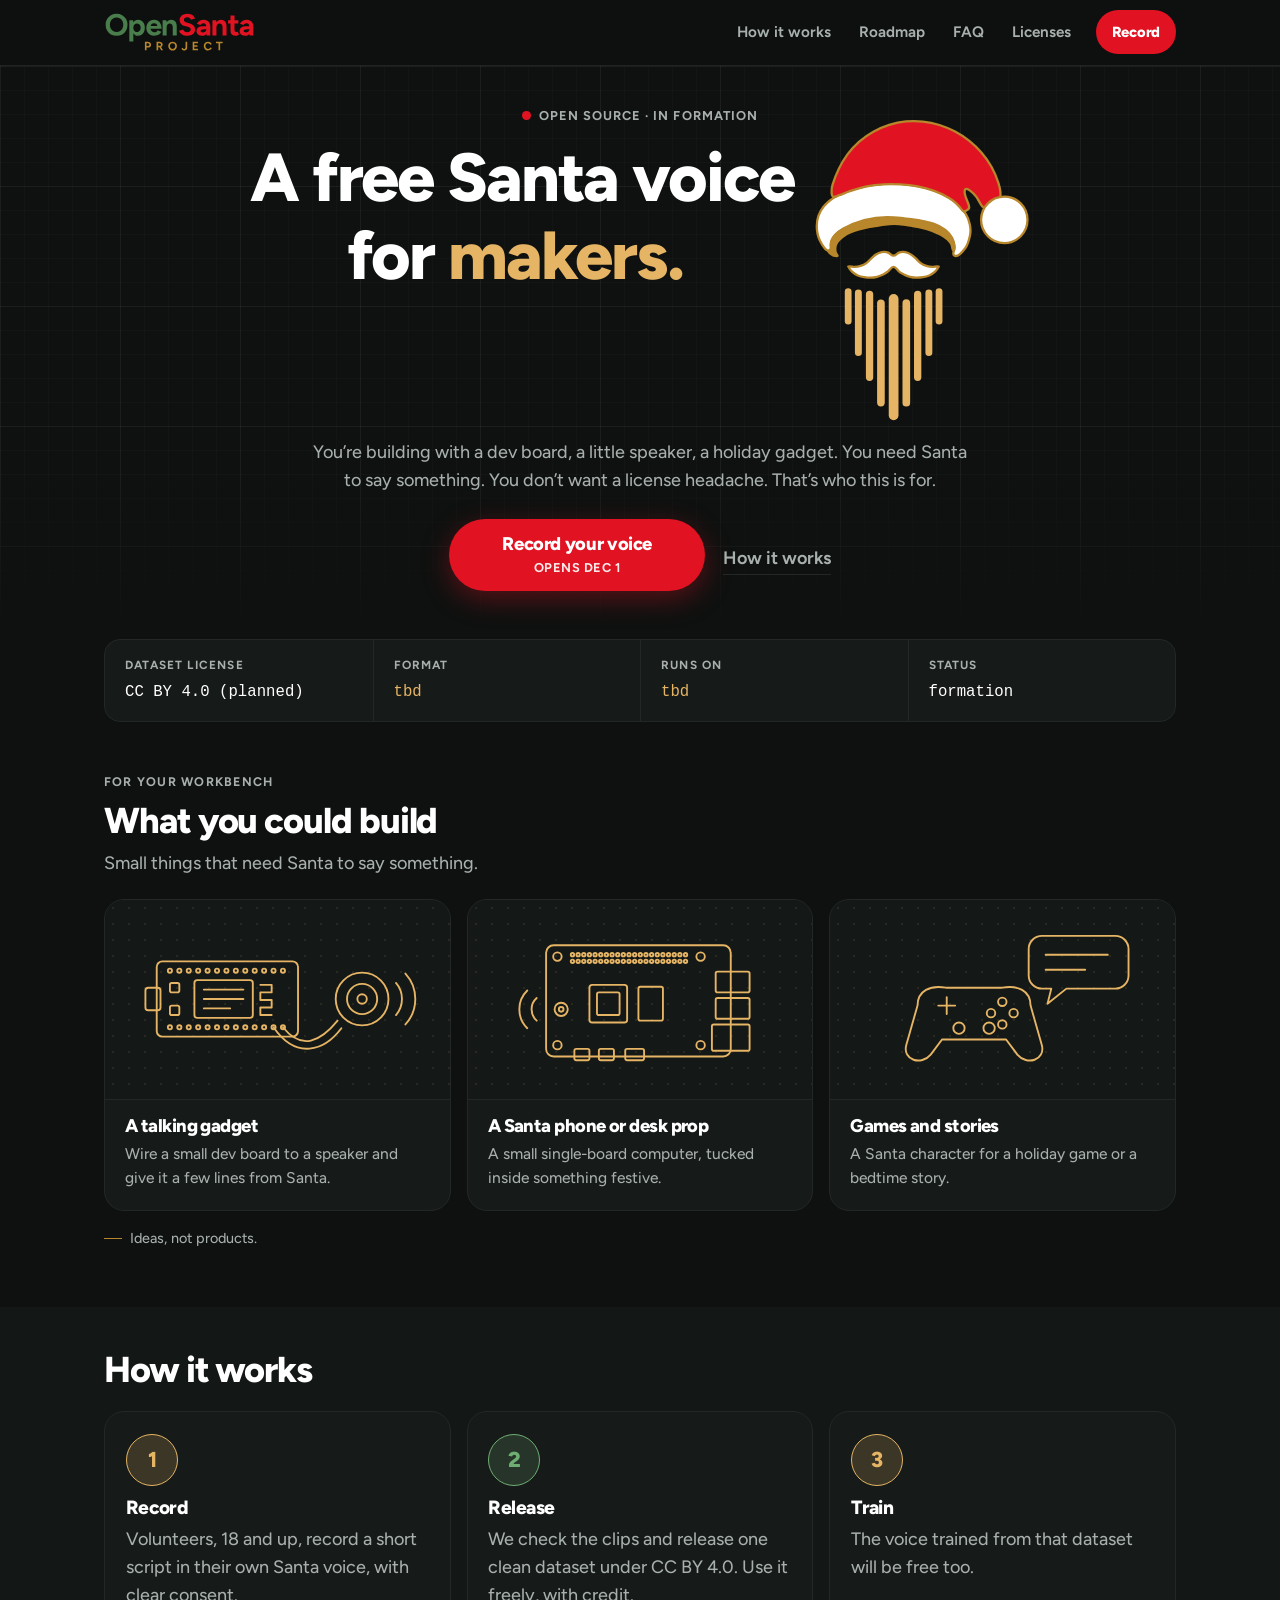
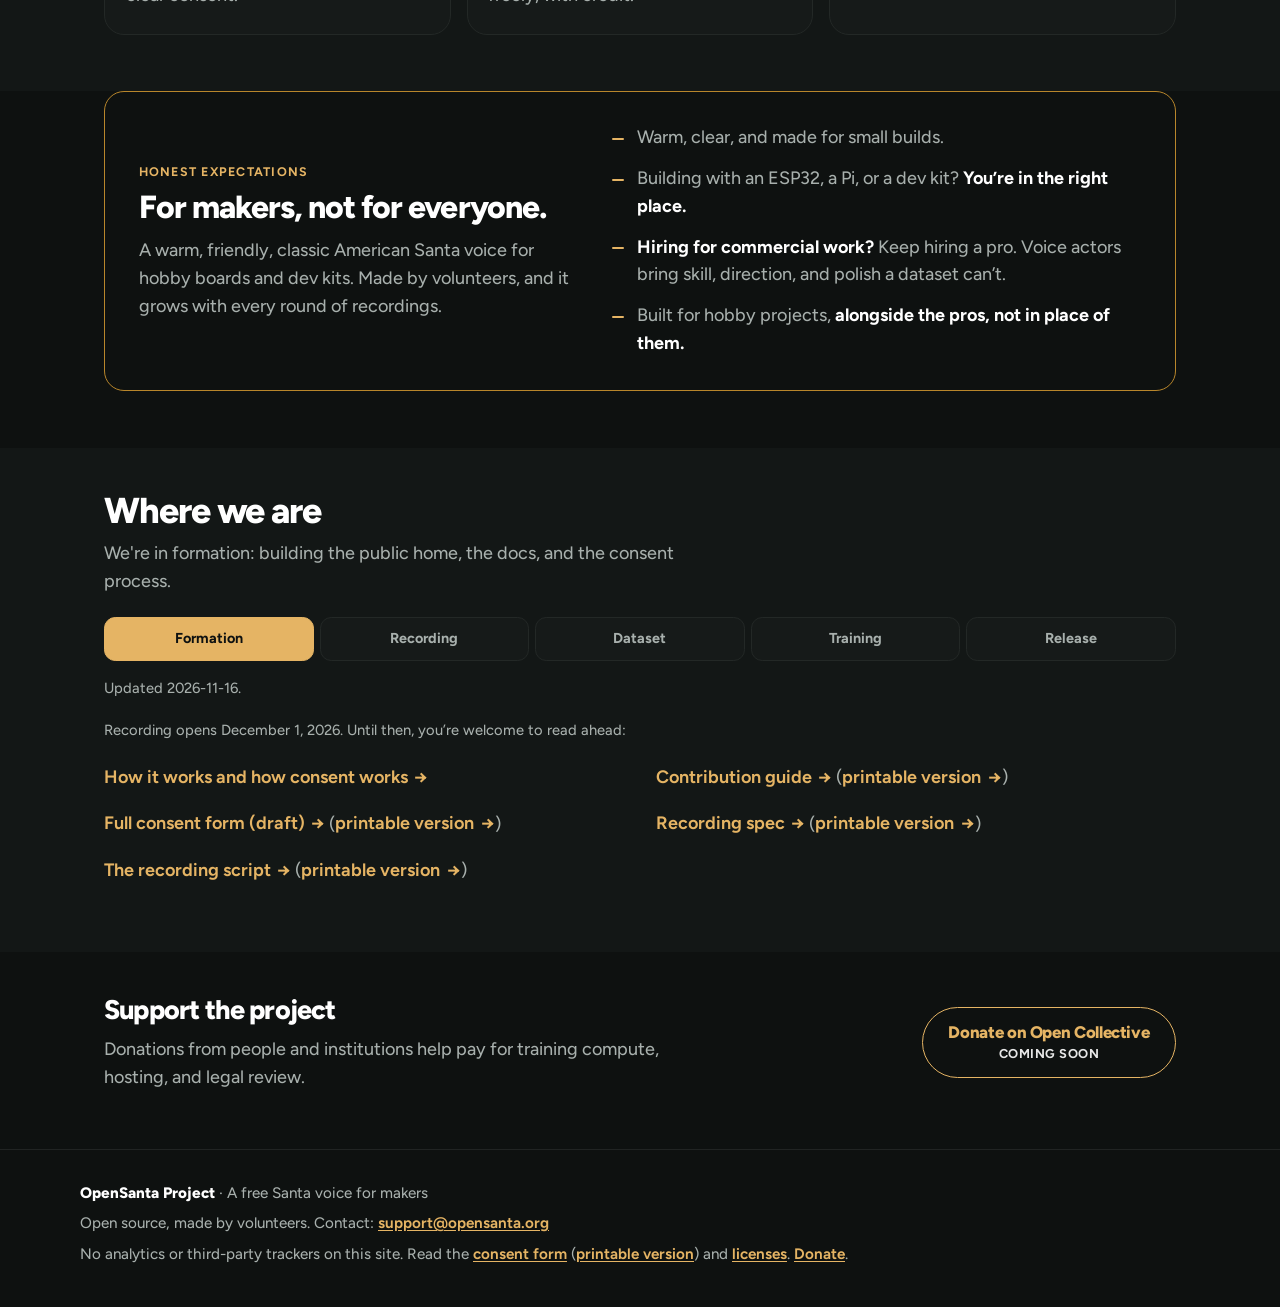
<file: index.html>
<!DOCTYPE html>
<html lang="en">
<head>
  <meta charset="utf-8">
  <meta name="viewport" content="width=device-width, initial-scale=1">
  <title>OpenSanta Project — A free Santa voice for makers</title>
  <meta name="description" content="A free, open Santa voice for makers. Volunteers record their own Santa voice with clear consent, and we release it as an open dataset.">
  <meta name="theme-color" content="#0E1110">
  <link rel="icon" href="assets/logo/favicon.ico" sizes="any">
  <link rel="icon" href="assets/logo/favicon-32.png" type="image/png" sizes="32x32">
  <link rel="apple-touch-icon" href="assets/logo/apple-touch-icon.png">
  <link rel="stylesheet" href="css/style.css">
  <script src="js/tracker.js" defer></script>
</head>
<body>
  <a class="skip-link" href="#content">Skip to content</a>
  <header class="site-header">
    <div class="header-inner">
      <a class="wordmark" href="index.html" aria-label="OpenSanta Project home">
        <img class="wordmark-lockup" src="assets/logo/wordmark.svg" width="740" height="196" alt="">
      </a>
      <nav class="desktop-nav" aria-label="Primary">
        <ul>
            <li><a href="how-it-works.html">How it works</a></li>
            <li><a href="roadmap.html">Roadmap</a></li>
            <li><a href="faq.html">FAQ</a></li>
            <li><a href="licenses.html">Licenses</a></li>
        </ul>
      </nav>
      <a class="record-pill" href="/record/">Record</a>
      <details class="nav-toggle">
        <summary>Menu</summary>
        <nav class="mobile-nav" aria-label="Primary">
          <ul>
            <li><a href="how-it-works.html">How it works</a></li>
            <li><a href="roadmap.html">Roadmap</a></li>
            <li><a href="faq.html">FAQ</a></li>
            <li><a href="licenses.html">Licenses</a></li>
          </ul>
        </nav>
      </details>
    </div>
  </header>
  <main id="content">
    <section class="hero hero-grid">
      <div class="hero-inner">
        <div>
          <p class="kicker is-status">Open source · In formation</p>
          <h1 class="hero-title"><img class="hero-santa" src="assets/logo/santa.svg" width="440" height="594" alt="">A free Santa voice<span class="hero-break"></span> for <span class="is-gold-text">makers.</span></h1>
          <p class="lead">You’re building with a dev board, a little speaker, a holiday gadget. You need Santa to say something. You don’t want a license headache. That’s who this is for.</p>
          <div class="cta-row">
            <a class="cta-btn" id="record" href="/record/">
              <span class="cta-main">Record your voice</span>
              <span class="cta-badge">Opens Dec 1</span>
            </a>
            <a class="ghost-link" href="#how">How it works</a>
          </div>
        </div>
      </div>
    </section>

    <div class="spec" aria-label="Quick specs">
      <dl class="spec-grid">
        <div class="spec-cell"><dt>Dataset license</dt><dd>CC BY 4.0 (planned)</dd></div>
        <div class="spec-cell"><dt>Format</dt><dd class="is-tbd">tbd</dd></div>
        <div class="spec-cell"><dt>Runs on</dt><dd class="is-tbd">tbd</dd></div>
        <div class="spec-cell"><dt>Status</dt><dd>formation</dd></div>
      </dl>
    </div>

    <section class="wrap" id="build">
      <div class="section-head">
        <p class="eyebrow">For your workbench</p>
        <h2>What you could build</h2>
        <p>Small things that need Santa to say something.</p>
      </div>
      <div class="build-tiles">
        <article class="build-tile">
          <div class="build-art"><svg viewBox="0 0 300 170" aria-hidden="true" focusable="false">
            <rect x="22" y="45" width="150" height="80" rx="6"/>
            <rect x="10" y="73" width="16" height="24" rx="3"/>
            <circle cx="36" cy="55" r="2.2"/><circle cx="36" cy="115" r="2.2"/><circle cx="46" cy="55" r="2.2"/><circle cx="46" cy="115" r="2.2"/><circle cx="56" cy="55" r="2.2"/><circle cx="56" cy="115" r="2.2"/><circle cx="66" cy="55" r="2.2"/><circle cx="66" cy="115" r="2.2"/><circle cx="76" cy="55" r="2.2"/><circle cx="76" cy="115" r="2.2"/><circle cx="86" cy="55" r="2.2"/><circle cx="86" cy="115" r="2.2"/><circle cx="96" cy="55" r="2.2"/><circle cx="96" cy="115" r="2.2"/><circle cx="106" cy="55" r="2.2"/><circle cx="106" cy="115" r="2.2"/><circle cx="116" cy="55" r="2.2"/><circle cx="116" cy="115" r="2.2"/><circle cx="126" cy="55" r="2.2"/><circle cx="126" cy="115" r="2.2"/><circle cx="136" cy="55" r="2.2"/><circle cx="136" cy="115" r="2.2"/><circle cx="146" cy="55" r="2.2"/><circle cx="146" cy="115" r="2.2"/><circle cx="156" cy="55" r="2.2"/><circle cx="156" cy="115" r="2.2"/>
            <rect x="62" y="65" width="62" height="40" rx="3"/>
            <path d="M72 75 h42 M72 85 h42 M72 95 h28"/>
            <path d="M132 70 h12 v8 h-12 v8 h12 v8 h-12 v8 h12"/>
            <rect x="36" y="68" width="10" height="10" rx="2"/><rect x="36" y="92" width="10" height="10" rx="2"/>
            <path d="M156 115 C 176 140, 196 130, 214 108"/>
            <path d="M146 115 C 170 150, 200 140, 218 116"/>
            <circle cx="240" cy="85" r="28"/>
            <circle cx="240" cy="85" r="16"/>
            <circle cx="240" cy="85" r="5"/>
            <path d="M276 68 a 26 26 0 0 1 0 34"/>
            <path d="M286 58 a 40 40 0 0 1 0 54"/>
          </svg></div>
          <div class="build-body">
            <h3>A talking gadget</h3>
            <p>Wire a small dev board to a speaker and give it a few lines from Santa.</p>
          </div>
        </article>
        <article class="build-tile">
          <div class="build-art"><svg viewBox="0 0 300 170" aria-hidden="true" focusable="false">
            <rect x="50" y="28" width="196" height="118" rx="8"/>
            <circle cx="62" cy="40" r="4.5"/><circle cx="62" cy="134" r="4.5"/><circle cx="214" cy="40" r="4.5"/><circle cx="214" cy="134" r="4.5"/>
            <circle cx="78" cy="38" r="1.8"/><circle cx="78" cy="45" r="1.8"/><circle cx="84" cy="38" r="1.8"/><circle cx="84" cy="45" r="1.8"/><circle cx="90" cy="38" r="1.8"/><circle cx="90" cy="45" r="1.8"/><circle cx="96" cy="38" r="1.8"/><circle cx="96" cy="45" r="1.8"/><circle cx="102" cy="38" r="1.8"/><circle cx="102" cy="45" r="1.8"/><circle cx="108" cy="38" r="1.8"/><circle cx="108" cy="45" r="1.8"/><circle cx="114" cy="38" r="1.8"/><circle cx="114" cy="45" r="1.8"/><circle cx="120" cy="38" r="1.8"/><circle cx="120" cy="45" r="1.8"/><circle cx="126" cy="38" r="1.8"/><circle cx="126" cy="45" r="1.8"/><circle cx="132" cy="38" r="1.8"/><circle cx="132" cy="45" r="1.8"/><circle cx="138" cy="38" r="1.8"/><circle cx="138" cy="45" r="1.8"/><circle cx="144" cy="38" r="1.8"/><circle cx="144" cy="45" r="1.8"/><circle cx="150" cy="38" r="1.8"/><circle cx="150" cy="45" r="1.8"/><circle cx="156" cy="38" r="1.8"/><circle cx="156" cy="45" r="1.8"/><circle cx="162" cy="38" r="1.8"/><circle cx="162" cy="45" r="1.8"/><circle cx="168" cy="38" r="1.8"/><circle cx="168" cy="45" r="1.8"/><circle cx="174" cy="38" r="1.8"/><circle cx="174" cy="45" r="1.8"/><circle cx="180" cy="38" r="1.8"/><circle cx="180" cy="45" r="1.8"/><circle cx="186" cy="38" r="1.8"/><circle cx="186" cy="45" r="1.8"/><circle cx="192" cy="38" r="1.8"/><circle cx="192" cy="45" r="1.8"/><circle cx="198" cy="38" r="1.8"/><circle cx="198" cy="45" r="1.8"/>
            <rect x="96" y="70" width="40" height="40" rx="3"/>
            <rect x="104" y="78" width="24" height="24" rx="2"/>
            <rect x="148" y="72" width="26" height="36" rx="2"/>
            <rect x="230" y="56" width="36" height="22" rx="2"/>
            <rect x="230" y="84" width="36" height="22" rx="2"/>
            <rect x="226" y="112" width="40" height="28" rx="2"/>
            <rect x="80" y="138" width="16" height="12" rx="2"/><rect x="106" y="138" width="16" height="12" rx="2"/><rect x="134" y="138" width="20" height="12" rx="2"/>
            <circle cx="66" cy="96" r="7"/><circle cx="66" cy="96" r="2.5"/>
            <path d="M40 84 a 16 16 0 0 0 0 24"/>
            <path d="M30 76 a 28 28 0 0 0 0 40"/>
          </svg></div>
          <div class="build-body">
            <h3>A Santa phone or desk prop</h3>
            <p>A small single-board computer, tucked inside something festive.</p>
          </div>
        </article>
        <article class="build-tile">
          <div class="build-art"><svg viewBox="0 0 300 170" aria-hidden="true" focusable="false">
            <path d="M60 92 C 60 76 74 70 90 73 L 150 73 C 166 70 180 76 180 92 L 192 134 C 196 150 176 156 166 144 L 154 128 L 86 128 L 74 144 C 64 156 44 150 48 134 Z"/>
            <path d="M82 92 h18 M91 83 v18"/>
            <circle cx="150" cy="88" r="4.5"/><circle cx="162" cy="100" r="4.5"/><circle cx="138" cy="100" r="4.5"/><circle cx="150" cy="112" r="4.5"/>
            <circle cx="104" cy="116" r="6"/><circle cx="136" cy="116" r="6"/>
            <path d="M192 18 h78 a 14 14 0 0 1 14 14 v28 a 14 14 0 0 1 -14 14 h-52 l-20 16 l4 -16 h-10 a 14 14 0 0 1 -14 -14 v-28 a 14 14 0 0 1 14 -14 Z"/>
            <path d="M196 38 h66 M196 54 h42"/>
          </svg></div>
          <div class="build-body">
            <h3>Games and stories</h3>
            <p>A Santa character for a holiday game or a bedtime story.</p>
          </div>
        </article>
      </div>
      <p class="caption-note">Ideas, not products.</p>
    </section>

    <section class="band" id="how">
      <div class="wrap">
        <div class="section-head">
          <h2>How it works</h2>
        </div>
        <div class="cards cols-3">
          <article class="card">
            <div class="step-top">
              <span class="step-n is-gold" aria-hidden="true">1</span>
            </div>
            <h3>Record</h3>
            <p>Volunteers, 18 and up, record a short script in their own Santa voice, with clear consent.</p>
          </article>
          <article class="card">
            <div class="step-top">
              <span class="step-n is-green" aria-hidden="true">2</span>
            </div>
            <h3>Release</h3>
            <p>We check the clips and release one clean dataset under CC BY 4.0. Use it freely, with credit.</p>
          </article>
          <article class="card">
            <div class="step-top">
              <span class="step-n is-gold" aria-hidden="true">3</span>
            </div>
            <h3>Train</h3>
            <p>The voice trained from that dataset will be free too.</p>
          </article>
        </div>
      </div>
    </section>


    <section class="wrap makers-wrap" id="makers">
      <div class="makers-card">
        <div>
          <p class="eyebrow">Honest expectations</p>
          <h2>For makers, not for everyone.</h2>
          <p class="makers-intro">A warm, friendly, classic American Santa voice for hobby boards and dev kits. Made by volunteers, and it grows with every round of recordings.</p>
        </div>
        <ul>
          <li>Warm, clear, and made for small builds.</li>
          <li>Building with an ESP32, a Pi, or a dev kit? <strong>You’re in the right place.</strong></li>
          <li><strong>Hiring for commercial work?</strong> Keep hiring a pro. Voice actors bring skill, direction, and polish a dataset can’t.</li>
          <li>Built for hobby projects, <strong>alongside the pros, not in place of them.</strong></li>
        </ul>
      </div>
    </section>

    <section class="band" id="status">
      <div class="wrap">
        <div class="section-head">
          <h2>Where we are</h2>
          <p class="tracker-note" data-status-note>We're in formation: building the public home, the docs, and the consent process.</p>
        </div>
        <div class="status-mobile">
          <p class="status-kicker" data-status-step>Step 1 of 5: Formation</p>
          <div class="progress-thin" role="progressbar" aria-valuemin="1" aria-valuemax="5" aria-valuenow="1" aria-label="Step 1 of 5: Formation"><span></span></div>
        </div>
        <ol class="tracker" data-current="formation" aria-label="Project progress">
          <li class="is-current" data-stage="formation" aria-current="step"><span class="stage-label">Formation</span></li>
          <li class="is-upcoming" data-stage="recording"><span class="stage-label">Recording</span></li>
          <li class="is-upcoming" data-stage="dataset"><span class="stage-label">Dataset</span></li>
          <li class="is-upcoming" data-stage="training"><span class="stage-label">Training</span></li>
          <li class="is-upcoming" data-stage="release"><span class="stage-label">Release</span></li>
        </ol>

        <p class="tracker-note tracker-updated"><span data-status-updated>Updated 2026-11-16.</span></p>
        <p class="small" style="margin-top:1.25rem;">Recording opens December 1, 2026. Until then, you’re welcome to read ahead:</p>
        <ul class="doc-links">
          <li><a href="how-it-works.html">How it works and how consent works</a></li>
          <li><a href="docs/pdf/contributing.pdf">Contribution guide</a> (<a href="docs/pdf/print/contributing.pdf">printable version</a>)</li>
          <li><a href="docs/pdf/consent.pdf">Full consent form (draft)</a> (<a href="docs/pdf/print/consent.pdf">printable version</a>)</li>
          <li><a href="docs/pdf/audio-spec.pdf">Recording spec</a> (<a href="docs/pdf/print/audio-spec.pdf">printable version</a>)</li>
          <li><a href="docs/pdf/recording-script.pdf">The recording script</a> (<a href="docs/pdf/print/recording-script.pdf">printable version</a>)</li>
        </ul>
      </div>
    </section>

    <section class="wrap" id="support">
      <div class="support support-row">
        <div>
          <h2>Support the project</h2>
          <p>Donations from people and institutions help pay for training compute, hosting, and legal review.</p>
        </div>
        <a class="btn-donate" href="donate.html">
          <span class="cta-main">Donate on Open Collective</span>
          <span class="cta-badge">Coming soon</span>
        </a>
      </div>
    </section>
  </main>
  <footer class="site-footer">
    <div class="footer-inner">
      <p><strong>OpenSanta Project</strong> · A free Santa voice for makers</p>
      <p>Open source, made by volunteers. Contact: <a href="mailto:support@opensanta.org">support@opensanta.org</a></p>
      <p>No analytics or third-party trackers on this site. Read the <a href="docs/pdf/consent.pdf">consent form</a> (<a href="docs/pdf/print/consent.pdf">printable version</a>) and <a href="licenses.html">licenses</a>. <a href="donate.html">Donate</a>.</p>
    </div>
  </footer>
</body>
</html>
</file>
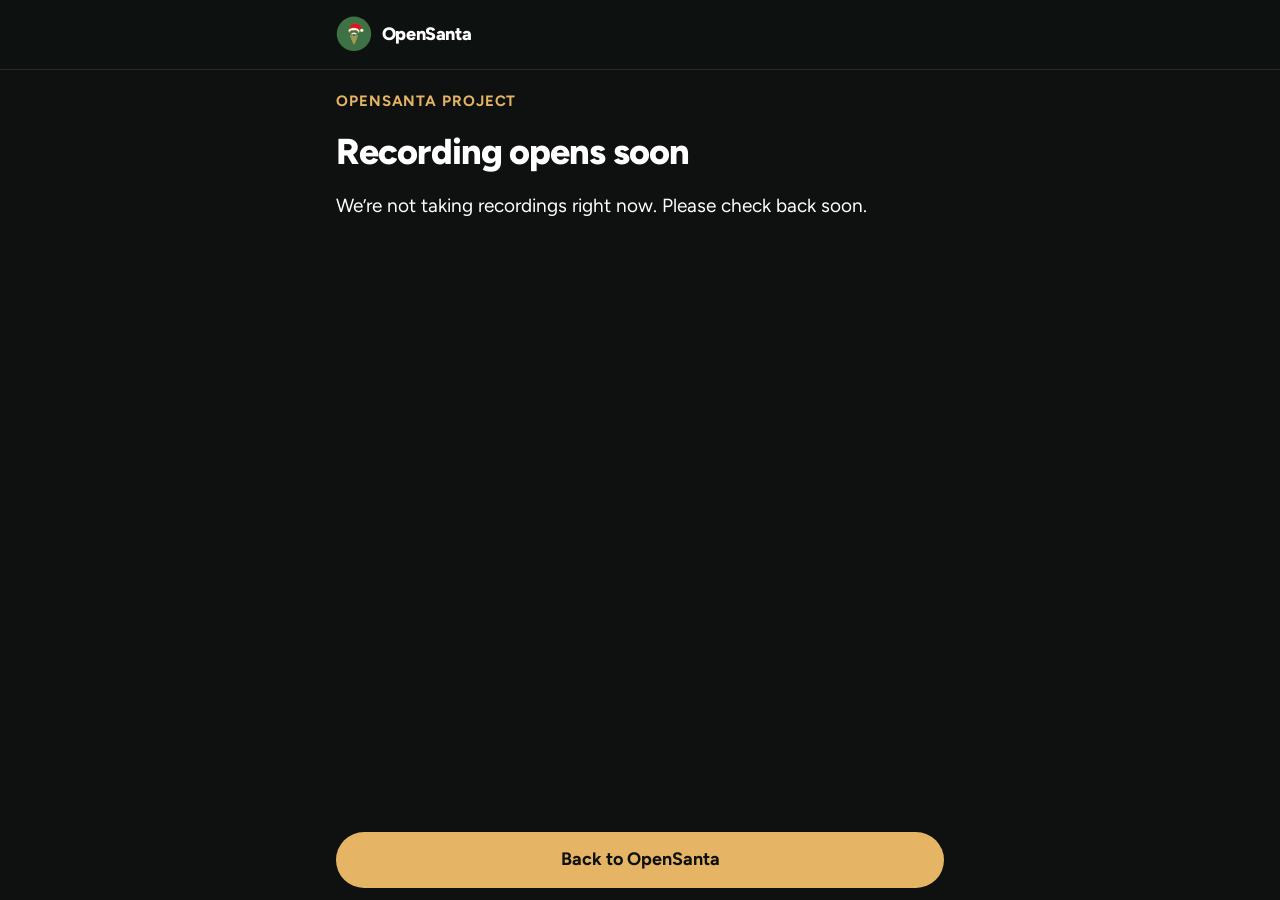
<file: record/index.html>
<!DOCTYPE html>
<html lang="en">
<head>
  <meta charset="utf-8">
  <meta name="viewport" content="width=device-width, initial-scale=1, viewport-fit=cover">
  <title>Record your Santa voice — OpenSanta Project</title>
  <meta name="description" content="Confirm your voice consent and record your OpenSanta lines right in your browser.">
  <meta name="theme-color" content="#0E1110">
  <link rel="manifest" href="./manifest.webmanifest">
  <link rel="icon" href="./icon.svg" type="image/svg+xml">
  <link rel="icon" href="./icon-192.png" type="image/png" sizes="192x192">
  <link rel="apple-touch-icon" href="./icon-192.png">
  <link rel="stylesheet" href="./style.css">
  <script src="./config.js" defer></script>
  <script src="./wav.js" defer></script>
  <script src="./app.js" defer></script>
</head>
<body>
  <a class="skip-link" href="#app-main">Skip to content</a>

  <header class="app-header">
    <div class="app-header-inner">
      <a class="brand" href="../index.html" aria-label="OpenSanta Project home">
        <img src="./icon.svg" width="36" height="36" alt="">
        <span>OpenSanta</span>
      </a>
      <div class="header-meta">
        <span class="step-badge" id="step-badge" aria-live="polite"></span>
        <button type="button" class="btn btn-ghost btn-sm" id="btn-start-over" hidden>Start over</button>
      </div>
    </div>
  </header>

  <main id="app-main" class="app-main">

    <!-- 0. Closed (receiver off, unreachable, or not configured) -->
    <section class="screen" id="screen-closed" aria-labelledby="closed-heading" hidden>
      <div class="screen-scroll">
      <p class="kicker">OpenSanta Project</p>
      <h1 id="closed-heading">Recording opens soon</h1>
      <p class="lead">We’re not taking recordings right now. Please check back soon.</p>
      </div>

      <div class="thumb-bar">
        <a class="btn btn-primary btn-full" href="../index.html">Back to OpenSanta</a>
      </div>
    </section>

    <!-- 1. Welcome -->
    <section class="screen" id="screen-welcome" aria-labelledby="welcome-heading" hidden>
      <div class="screen-scroll">
      <p class="kicker">OpenSanta Project</p>
      <h1 id="welcome-heading">Share your Santa voice</h1>
      <p class="lead">Somewhere a dad is wiring up a talking ornament, or building a Santa his kid can actually talk to. Your voice helps give him one, free. Read a short consent and your Santa lines right here, with no apps to install and no sign-in.</p>

      <div class="card">
        <ul class="plain-list">
          <li><strong>Step 1:</strong> Quick mic check in a quiet room</li>
          <li><strong>Step 2:</strong> Read a short voice consent out loud</li>
          <li><strong>Step 3:</strong> Record your Santa lines in one relaxed take</li>
          <li><strong>Step 4:</strong> Listen back and tap Send</li>
        </ul>
      </div>

      <div class="notice is-warn" id="resume-banner" hidden>
        <strong>You have a saved recording on this device.</strong>
        <p id="resume-summary"></p>
        <div class="btn-row">
          <button type="button" class="btn btn-primary btn-sm" id="btn-resume">Resume where I left off</button>
          <button type="button" class="btn btn-secondary btn-sm" id="btn-discard-saved">Start fresh</button>
        </div>
      </div>
      </div>

      <div class="thumb-bar">
        <button type="button" class="btn btn-primary btn-full" id="btn-welcome-start">I want to take part</button>
        <a class="btn btn-ghost btn-full" href="../how-it-works.html">How it works</a>
      </div>
    </section>

    <!-- 2. Your ID -->
    <section class="screen" id="screen-id" aria-labelledby="id-heading" hidden>
      <div class="screen-scroll">
      <p class="kicker">Step 1 · Your details</p>
      <h1 id="id-heading">Check your ID and pack</h1>

      <div class="card card-highlight" id="id-prefilled-card" hidden>
        <p class="lead" id="id-prefilled-text"></p>
        <p class="muted">From your sign-up email link. All set to go.</p>
        <div>
          <button type="button" class="btn btn-ghost btn-sm" id="btn-edit-id">Change ID or pack</button>
        </div>
      </div>

      <div class="card" id="id-manual-card">
        <p class="muted">Enter the contributor ID and pack from your OpenSanta sign-up email.</p>
        <div class="field">
          <label for="input-contributor-id">Contributor ID</label>
          <input id="input-contributor-id" type="text" inputmode="text" autocapitalize="characters" autocomplete="off" placeholder="C0042" maxlength="5">
          <p class="field-error" id="error-contributor-id" hidden></p>
        </div>
        <div class="field">
          <label for="input-pack">Line pack</label>
          <select id="input-pack">
            <option value="">Choose your pack…</option>
          </select>
          <p class="field-error" id="error-pack" hidden></p>
        </div>
      </div>

      <p class="muted">Don’t have an ID yet? See <a href="../how-it-works.html">how sign-up works</a>.</p>
      </div>

      <div class="thumb-bar">
        <button type="button" class="btn btn-primary btn-full" id="btn-id-continue">Continue</button>
        <button type="button" class="btn btn-ghost btn-full" data-back="welcome">Back</button>
      </div>
    </section>

    <!-- 3. Mic check -->
    <section class="screen" id="screen-mic" aria-labelledby="mic-heading" hidden>
      <div class="screen-scroll">
      <p class="kicker">Step 2 · Microphone</p>
      <h1 id="mic-heading">Check your microphone</h1>
      <p class="lead">Find a quiet room with soft furnishings. Prop your phone about an arm’s length away, and avoid earbuds or headset mics.</p>

      <div class="card" id="mic-prompt-card">
        <p>Your browser will ask permission to use your microphone. Your voice stays on this device until you tap Send.</p>
        <button type="button" class="btn btn-primary btn-full" id="btn-enable-mic">Turn on microphone</button>
      </div>

      <div class="notice is-err" id="mic-error-card" hidden>
        <strong id="mic-error-title">Microphone access is blocked</strong>
        <p id="mic-error-body"></p>
        <ul class="plain-list" id="mic-help-steps">
          <li><strong>iPhone / iPad Safari:</strong> tap <strong>aA</strong> (or the page icon) in the address bar → Website Settings → Microphone → Allow, then tap Try again.</li>
          <li><strong>Android Chrome:</strong> tap the lock/tune icon next to the address → Permissions → Allow Microphone.</li>
          <li><strong>Computer browser:</strong> click the microphone or lock icon in the address bar and allow microphone access.</li>
        </ul>
        <button type="button" class="btn btn-secondary btn-full" id="btn-retry-mic">Try again</button>
      </div>

      <div class="card" id="mic-live-card" hidden>
        <div class="meter-wrap">
          <div class="meter-track" aria-hidden="true">
            <div class="meter-fill" id="mic-meter-fill"></div>
          </div>
          <p class="meter-label" id="mic-meter-label">Speak normally — aim for the green bar.</p>
        </div>

        <button type="button" class="btn btn-secondary btn-full" id="btn-mic-test">Record a 3-second test</button>
        <div id="mic-test-playback" hidden>
          <audio class="audio-player" id="mic-test-audio" controls preload="auto"></audio>
        </div>
      </div>
      </div>

      <div class="thumb-bar">
        <button type="button" class="btn btn-primary btn-full" id="btn-mic-continue" disabled>Looks good, continue</button>
        <button type="button" class="btn btn-ghost btn-full" data-back="id">Back</button>
      </div>
    </section>

    <!-- 4. Voice consent -->
    <section class="screen" id="screen-consent" aria-labelledby="consent-heading" hidden>
      <div class="screen-scroll">
      <p class="kicker">Step 3 · Voice consent (v0.6)</p>
      <h1 id="consent-heading">Confirm and record your consent</h1>
      <p>Please read what you’re agreeing to, check the box, and record the short statement below in your <strong>normal speaking voice</strong> (not your Santa voice).</p>

      <div class="card">
        <p><strong>What you’re agreeing to (OpenSanta Consent v0.6)</strong></p>
        <ul class="plain-list">
          <li>You are <strong>18 or older</strong>, and every recording is your own voice.</li>
          <li>Your lines may be used to train AI speech models and published openly under <strong>CC BY 4.0</strong> (anyone may reuse them, including commercially).</li>
          <li>Your voice gets blended with about 100 others into one shared Santa voice. A little of you will be in there, and that’s the point.</li>
          <li>This is volunteer work (no payment or royalties).</li>
          <li>Your spoken consent clip is kept <strong>private</strong> only to verify consent — never published or used for training.</li>
          <li>You can withdraw at any time for future releases by emailing <a href="mailto:support@opensanta.org">support@opensanta.org</a>.</li>
        </ul>

        <details class="consent-terms-details">
          <summary>Read all 11 consent statements (v0.6)</summary>
          <ol class="consent-terms-list">
            <li>I am 18 or older.</li>
            <li>I am the speaker in every recording I submit (or I hold all rights and attach the speaker’s written consent to every item below).</li>
            <li>None of my audio is scraped, ripped, hotline/phone, stock-site, AI-generated, or an impersonation of a real person.</li>
            <li>I consent to my recordings being used to train AI / TTS models.</li>
            <li>I consent to my recordings being published publicly under CC BY 4.0.</li>
            <li>I consent to the public release of a model that may produce a voice resembling mine.</li>
            <li>I understand anyone may use the released dataset and model for any lawful purpose, including commercially.</li>
            <li>I understand withdrawal only affects future releases and trainings, not versions already released.</li>
            <li>I agree that credit via the project credit line + contributors list (in the dataset/model card and docs) is reasonable attribution; no per-clip credit is required.</li>
            <li>I recorded the spoken consent clip myself, and I understand it may be compared to my recordings to confirm I’m the same speaker. It’s kept private.</li>
            <li>I am not paid and this is not an endorsement.</li>
          </ol>
          <p class="muted" style="margin-top:0.5rem;">Full document: <a href="../docs/pdf/consent.pdf" target="_blank" rel="noopener">OpenSanta Consent Form (PDF)</a>.</p>
        </details>

        <div class="field">
          <label for="input-credit-name">Your name or handle (optional — leave blank to stay anonymous)</label>
          <input id="input-credit-name" type="text" autocomplete="name" placeholder="e.g. Kris Kringle or anonymous">
        </div>
      </div>

      <div class="card card-highlight">
        <p class="kicker">Read aloud in your normal voice</p>
        <blockquote class="consent-quote" id="consent-spoken-text"></blockquote>

        <div class="rec-status-bar" id="consent-status-bar">
          <span class="rec-badge"><span class="rec-dot" aria-hidden="true"></span> <span id="consent-rec-state">Ready to record</span></span>
          <span class="rec-timer" id="consent-timer">0:00</span>
        </div>

        <div class="meter-wrap">
          <div class="meter-track" aria-hidden="true">
            <div class="meter-fill" id="consent-meter-fill"></div>
          </div>
        </div>

        <button type="button" class="btn btn-record btn-full" id="btn-consent-record">Record consent</button>

        <div id="consent-playback-wrap" hidden>
          <audio class="audio-player" id="consent-audio" controls preload="auto"></audio>
          <div class="notice is-warn" id="consent-warn-box" hidden></div>
        </div>
      </div>

      <label class="agree-label" for="consent-agree-checkbox">
        <input type="checkbox" id="consent-agree-checkbox">
        <span>I am 18 or older, and I agree to the OpenSanta consent terms (v0.6).</span>
      </label>
      </div>

      <div class="thumb-bar">
        <p class="muted" id="consent-next-hint" aria-live="polite"></p>
        <button type="button" class="btn btn-primary btn-full" id="btn-consent-continue" aria-disabled="true">OK, continue to lines</button>
        <button type="button" class="btn btn-ghost btn-full" data-back="mic">Back</button>
      </div>
    </section>

    <!-- 5. Record lines -->
    <section class="screen" id="screen-record" aria-labelledby="record-heading" hidden>
      <p class="kicker" id="record-kicker">Step 4 · Record your lines</p>
      <h1 id="record-heading">Record your Santa lines</h1>

      <!-- Long take view (recommended main path) -->
      <div id="longtake-view" style="display:flex;flex-direction:column;gap:1rem;">
        <div class="screen-scroll">
        <div class="card" id="longtake-tips">
          <ol class="plain-list">
            <li>Say the short line code out loud first (for example, <strong id="tip-first-id">L013</strong>).</li>
            <li>Read the line in your warm, unhurried Santa voice.</li>
            <li>Pause quietly for about <strong>2 seconds</strong>, then tap <strong>Next line</strong> while recording keeps running.</li>
          </ol>
          <div>
            <button type="button" class="btn btn-ghost btn-sm" id="btn-switch-perline">Record one line at a time instead</button>
          </div>
        </div>

        <div class="rec-status-bar" id="lt-status-bar">
          <span class="rec-badge"><span class="rec-dot" aria-hidden="true"></span> <span id="lt-rec-state">Ready to record</span></span>
          <span class="rec-timer" id="lt-timer">0:00</span>
        </div>

        <div class="meter-wrap">
          <div class="meter-track" aria-hidden="true">
            <div class="meter-fill" id="lt-meter-fill"></div>
          </div>
        </div>

        <article class="script-card" aria-live="polite">
          <div class="script-meta">
            <span class="muted" id="lt-line-counter">Line 1 of 13</span>
            <span class="line-say-pill" id="lt-say-pill">Say aloud: “L013”</span>
          </div>
          <p class="script-line-text" id="lt-line-text">Ho ho ho!</p>
          <p class="script-pause-hint" id="lt-direction" hidden></p>
          <p class="muted" id="lt-pause-hint">Say the code → read the line → pause ~2 seconds → tap Next line.</p>
        </article>

        <details class="consent-terms-details">
          <summary>See all lines in this session</summary>
          <ol class="line-queue" id="lt-line-queue"></ol>
        </details>
        </div>

        <div class="thumb-bar">
          <button type="button" class="btn btn-record btn-full" id="btn-lt-start">Start recording</button>

          <div id="lt-live-controls" hidden style="display:flex;flex-direction:column;gap:0.6rem;">
            <button type="button" class="btn btn-primary btn-full" id="btn-lt-next">Next line</button>
            <div class="btn-row">
              <button type="button" class="btn btn-secondary" id="btn-lt-prev">Previous line</button>
              <button type="button" class="btn btn-stop" id="btn-lt-stop">Stop recording</button>
            </div>
          </div>

          <div id="lt-done-controls" hidden style="display:flex;flex-direction:column;gap:0.6rem;">
            <button type="button" class="btn btn-primary btn-full" id="btn-lt-review">Review and send</button>
            <button type="button" class="btn btn-secondary btn-full" id="btn-lt-redo">Re-record long take</button>
          </div>

          <button type="button" class="btn btn-ghost btn-full" id="btn-record-back-consent">Back</button>
        </div>
      </div>

      <!-- Per-line view (secondary option) -->
      <div id="perline-view" hidden style="display:flex;flex-direction:column;gap:1rem;">
        <div class="screen-scroll">
        <div class="card">
          <p class="muted">Recording one line at a time. Leave a short quiet pause before and after each line.</p>
          <div>
            <button type="button" class="btn btn-ghost btn-sm" id="btn-switch-longtake">Switch to one long take (recommended)</button>
          </div>
        </div>

        <div class="line-pills" id="pl-pills" aria-label="Choose line"></div>

        <article class="script-card" aria-live="polite">
          <div class="script-meta">
            <span class="muted" id="pl-line-counter">Line 1 of 13</span>
            <span class="line-say-pill" id="pl-line-id">L013</span>
          </div>
          <p class="script-line-text" id="pl-line-text">Ho ho ho!</p>
          <p class="script-pause-hint" id="pl-direction" hidden></p>
        </article>

        <div class="rec-status-bar" id="pl-status-bar">
          <span class="rec-badge"><span class="rec-dot" aria-hidden="true"></span> <span id="pl-rec-state">Ready</span></span>
          <span class="rec-timer" id="pl-timer">0:00</span>
        </div>

        <div class="meter-wrap">
          <div class="meter-track" aria-hidden="true">
            <div class="meter-fill" id="pl-meter-fill"></div>
          </div>
        </div>

        <div id="pl-playback-wrap" hidden>
          <audio class="audio-player" id="pl-audio" controls preload="auto"></audio>
          <div class="notice is-warn" id="pl-warn-box" hidden></div>
        </div>
        </div>

        <div class="thumb-bar">
          <button type="button" class="btn btn-record btn-full" id="btn-pl-record">Record this line</button>
          <div class="btn-row">
            <button type="button" class="btn btn-secondary" id="btn-pl-prev">Previous</button>
            <button type="button" class="btn btn-secondary" id="btn-pl-next">Next</button>
          </div>
          <button type="button" class="btn btn-primary btn-full" id="btn-pl-review" disabled>Review and send</button>
          <button type="button" class="btn btn-ghost btn-full" id="btn-pl-back-consent">Back</button>
        </div>
      </div>
    </section>

    <!-- 6. Review -->
    <section class="screen" id="screen-review" aria-labelledby="review-heading" hidden>
      <div class="screen-scroll">
      <p class="kicker">Step 5 · Review</p>
      <h1 id="review-heading">Listen back before sending</h1>
      <p class="muted">Play back your clips to make sure your voice is clear and nothing got cut off.</p>

      <div id="review-list" style="display:flex;flex-direction:column;gap:0.9rem;"></div>
      </div>

      <div class="thumb-bar">
        <label class="agree-label" for="review-agree-checkbox" id="review-agree-label" hidden>
          <input type="checkbox" id="review-agree-checkbox">
          <span>I am 18 or older, and I agree to the OpenSanta consent terms (v0.6).</span>
        </label>
        <p class="muted" id="review-consent-note" hidden>✓ Consent agreed at the start (v0.6)</p>
        <button type="button" class="btn btn-primary btn-full" id="btn-review-send">Send recording</button>
        <button type="button" class="btn btn-ghost btn-full" id="btn-review-back">Back to recording</button>
      </div>
    </section>

    <!-- 7. Send -->
    <section class="screen" id="screen-send" aria-labelledby="send-heading" hidden>
      <div class="screen-scroll">
      <p class="kicker">Step 6 · Sending</p>
      <h1 id="send-heading">Sending your recording</h1>

      <div class="notice is-warn" id="send-keep-open" role="status" hidden>
        <strong>Keep this screen open until you see Thank you</strong>
      </div>

      <div class="card">
        <p class="lead" id="send-status-text">Preparing your audio…</p>
        <div class="progress-track" role="progressbar" aria-valuemin="0" aria-valuemax="100" aria-valuenow="0" id="send-progressbar">
          <div class="progress-fill" id="send-progress-fill"></div>
        </div>
        <p class="muted" id="send-subtext">Please keep this page open until it finishes.</p>
      </div>

      <div class="notice is-err" id="send-error-box" hidden>
        <strong>Upload paused, tap Send to finish</strong>
        <p id="send-error-message"></p>
        <p class="muted">Your recordings are still safe on this device.</p>
      </div>
      </div>

      <div class="thumb-bar">
        <button type="button" class="btn btn-primary btn-full" id="btn-send-retry" hidden>Send</button>
        <button type="button" class="btn btn-ghost btn-full" id="btn-send-back-review" hidden>Back to review</button>
      </div>
    </section>

    <!-- 8. Done -->
    <section class="screen" id="screen-done" aria-labelledby="done-heading" hidden>
      <div class="screen-scroll">
      <p class="kicker">All done</p>
      <h1 id="done-heading">Thank you! Your recording is in.</h1>
      <p class="lead">You just helped give Santa a voice that any maker can use, for free.</p>
      <div class="notice is-ok">
        <strong id="done-summary-title">Received for contributor C0042</strong>
        <p>Your voice consent and lines have been sent safely to the OpenSanta Project.</p>
      </div>

      <div class="card">
        <p><strong>What happens next</strong></p>
        <ul class="plain-list">
          <li>Our volunteers will listen to your opening lines to check sound quality and delivery.</li>
          <li>If anything needs another take, we’ll email you.</li>
          <li>Your spoken consent stays private and is never published.</li>
        </ul>
      </div>
      </div>

      <div class="thumb-bar">
        <a class="btn btn-primary btn-full" href="../index.html">Back to OpenSanta</a>
        <button type="button" class="btn btn-secondary btn-full" id="btn-done-another">Record another session</button>
      </div>
    </section>

  </main>
</body>
</html>
</file>
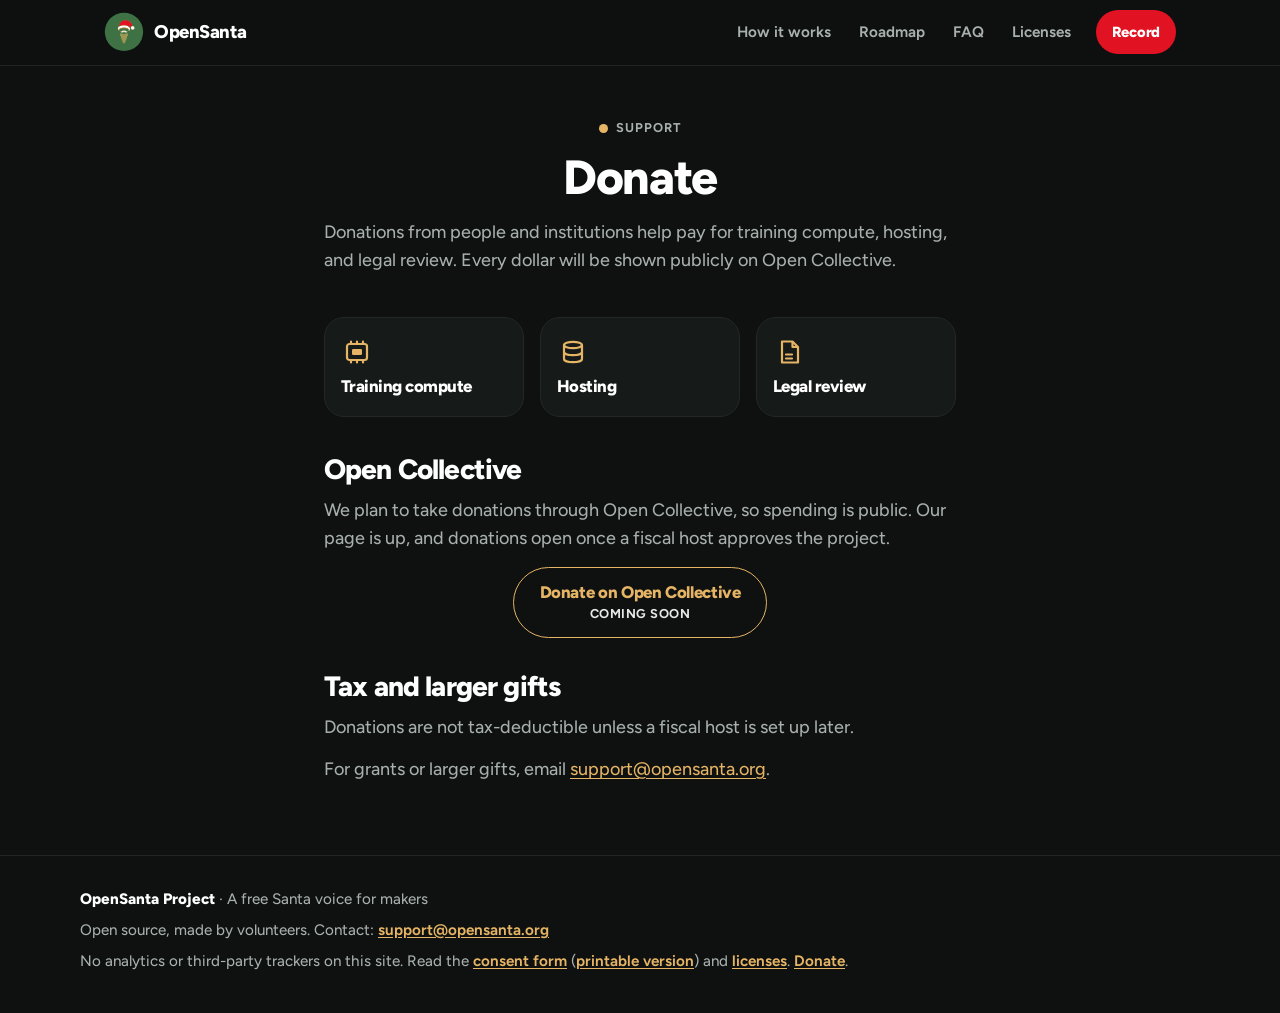
<file: donate.html>
<!DOCTYPE html>
<html lang="en">
<head>
  <meta charset="utf-8">
  <meta name="viewport" content="width=device-width, initial-scale=1">
  <title>Donate — OpenSanta Project</title>
  <meta name="description" content="How to support the OpenSanta Project. Donations help pay for training compute, hosting, and legal review.">
  <meta name="theme-color" content="#0E1110">
  <link rel="icon" href="assets/logo/favicon.ico" sizes="any">
  <link rel="icon" href="assets/logo/favicon-32.png" type="image/png" sizes="32x32">
  <link rel="apple-touch-icon" href="assets/logo/apple-touch-icon.png">
  <link rel="stylesheet" href="css/style.css">
</head>
<body>
  <a class="skip-link" href="#content">Skip to content</a>
  <header class="site-header">
    <div class="header-inner">
      <a class="wordmark" href="index.html" aria-label="OpenSanta Project home">
        <img src="assets/logo/opensanta-icon.svg" width="40" height="40" alt="">
        <span class="wordmark-name">OpenSanta</span>
      </a>
      <nav class="desktop-nav" aria-label="Primary">
        <ul>
            <li><a href="how-it-works.html">How it works</a></li>
            <li><a href="roadmap.html">Roadmap</a></li>
            <li><a href="faq.html">FAQ</a></li>
            <li><a href="licenses.html">Licenses</a></li>
        </ul>
      </nav>
      <a class="record-pill" href="/record/">Record</a>
      <details class="nav-toggle">
        <summary>Menu</summary>
        <nav class="mobile-nav" aria-label="Primary">
          <ul>
            <li><a href="how-it-works.html">How it works</a></li>
            <li><a href="roadmap.html">Roadmap</a></li>
            <li><a href="faq.html">FAQ</a></li>
            <li><a href="licenses.html">Licenses</a></li>
          </ul>
        </nav>
      </details>
    </div>
  </header>
  <main id="content">
    <div class="wrap page-intro donate-narrow">
      <p class="kicker">Support</p>
      <h1>Donate</h1>
      <p class="lede">Donations from people and institutions help pay for training compute, hosting, and legal review. Every dollar will be shown publicly on Open Collective.</p>
    </div>

    <section class="wrap donate-narrow" id="open-collective-coming-soon">
      <div class="cards cols-3 donate-cards">
        <article class="card">
            <svg class="icon-accent" viewBox="0 0 32 32" aria-hidden="true" focusable="false">
              <rect x="6" y="8" width="20" height="16" rx="2.5" fill="none" stroke="currentColor" stroke-width="2.2"/>
              <rect x="11" y="13" width="10" height="6" rx="1.2" fill="currentColor"/>
              <path d="M10 8V5.5M16 8V5.5M22 8V5.5M10 26.5V24M16 26.5V24M22 26.5V24" fill="none" stroke="currentColor" stroke-width="2.2" stroke-linecap="round"/>
            </svg>
          <h3>Training compute</h3>
        </article>
        <article class="card">
            <svg class="icon-accent" viewBox="0 0 32 32" aria-hidden="true" focusable="false">
              <ellipse cx="16" cy="9" rx="9" ry="3.2" fill="none" stroke="currentColor" stroke-width="2.2"/>
              <path d="M7 9v7c0 1.8 4 3.2 9 3.2s9-1.4 9-3.2V9" fill="none" stroke="currentColor" stroke-width="2.2"/>
              <path d="M7 16v7c0 1.8 4 3.2 9 3.2s9-1.4 9-3.2v-7" fill="none" stroke="currentColor" stroke-width="2.2"/>
            </svg>
          <h3>Hosting</h3>
        </article>
        <article class="card">
            <svg class="icon-accent" viewBox="0 0 32 32" aria-hidden="true" focusable="false">
              <path d="M9 5.5h10.5L25 11v15.5H9z" fill="none" stroke="currentColor" stroke-width="2.2" stroke-linejoin="round"/>
              <path d="M19.5 5.5V11H25" fill="none" stroke="currentColor" stroke-width="2.2" stroke-linejoin="round"/>
              <path d="M13 18.5h6M13 22.5h6" fill="none" stroke="currentColor" stroke-width="2.2" stroke-linecap="round"/>
            </svg>
          <h3>Legal review</h3>
        </article>
      </div>
      <div class="prose">
        <h2>Open Collective</h2>
        <p>We plan to take donations through Open Collective, so spending is public. Our page is up, and donations open once a fiscal host approves the project.</p>
        <p class="donate-actions">
          <a class="btn-donate" href="https://opencollective.com/opensantaproject" rel="noopener">
            <span class="cta-main">Donate on Open Collective</span>
            <span class="cta-badge">Coming soon</span>
          </a>
        </p>
        <h2>Tax and larger gifts</h2>
        <p>Donations are not tax-deductible unless a fiscal host is set up later.</p>
        <p>For grants or larger gifts, email <a href="mailto:support@opensanta.org">support@opensanta.org</a>.</p>
      </div>
    </section>
  </main>
  <footer class="site-footer">
    <div class="footer-inner">
      <p><strong>OpenSanta Project</strong> · A free Santa voice for makers</p>
      <p>Open source, made by volunteers. Contact: <a href="mailto:support@opensanta.org">support@opensanta.org</a></p>
      <p>No analytics or third-party trackers on this site. Read the <a href="docs/pdf/consent.pdf">consent form</a> (<a href="docs/pdf/print/consent.pdf">printable version</a>) and <a href="licenses.html">licenses</a>. <a href="donate.html">Donate</a>.</p>
    </div>
  </footer>
</body>
</html>
</file>
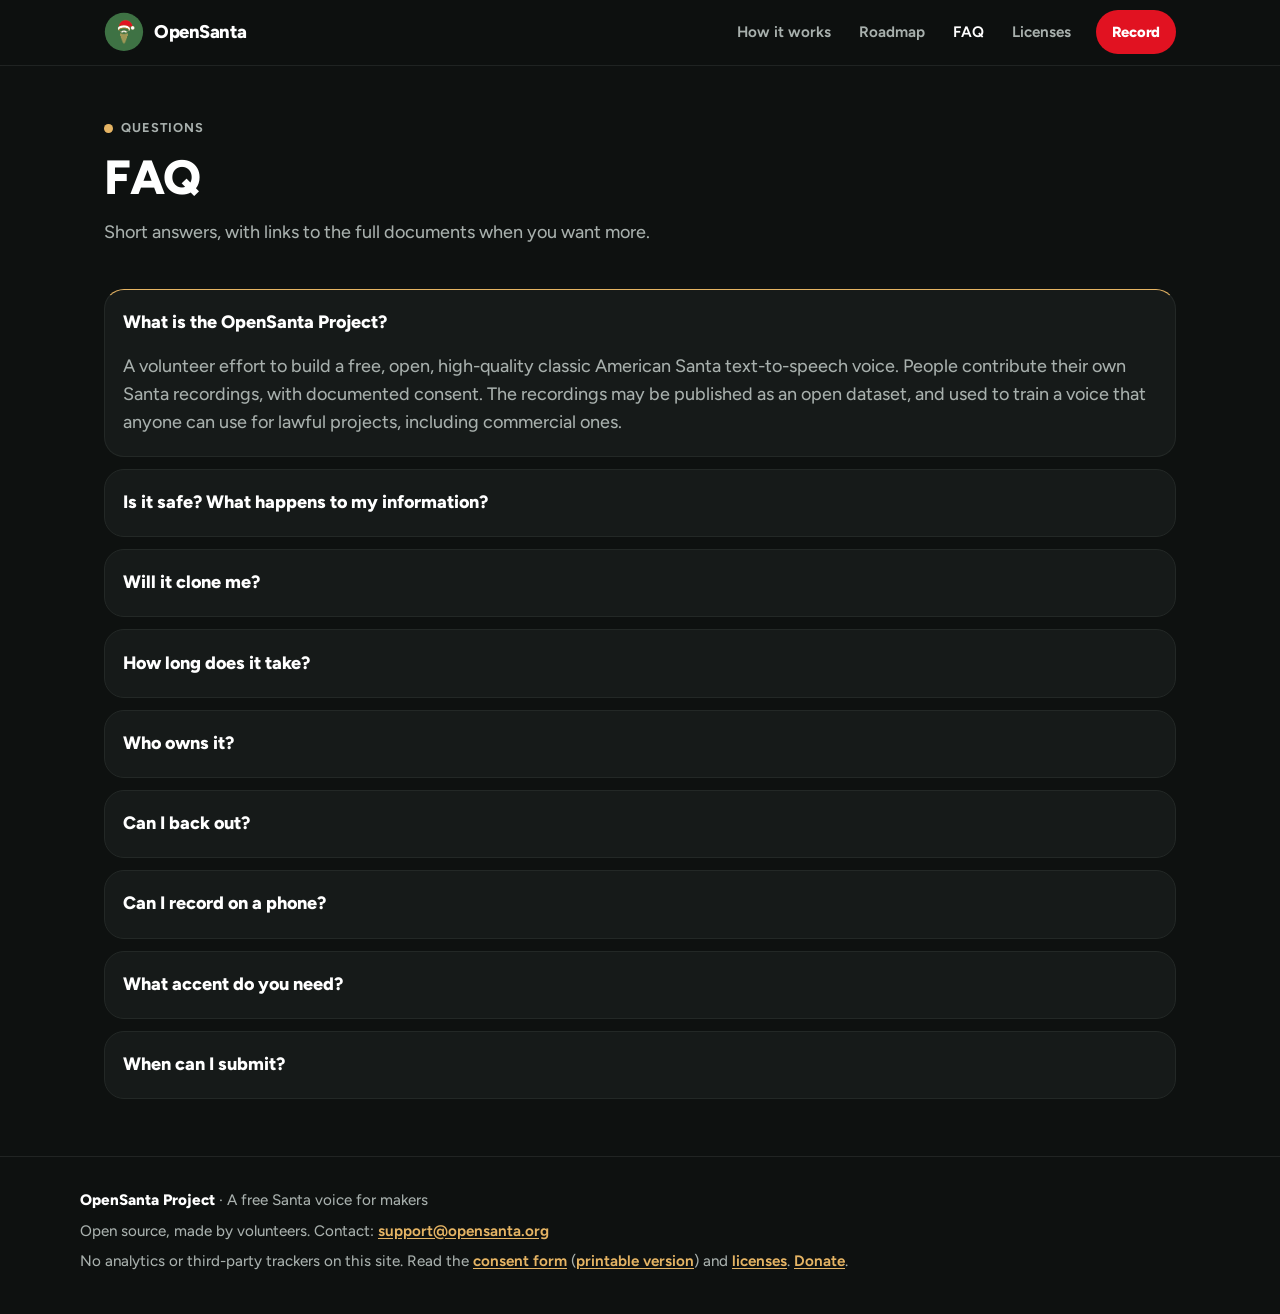
<file: faq.html>
<!DOCTYPE html>
<html lang="en">
<head>
  <meta charset="utf-8">
  <meta name="viewport" content="width=device-width, initial-scale=1">
  <title>FAQ — OpenSanta Project</title>
  <meta name="description" content="Frequently asked questions about the OpenSanta Project, consent, credit, and withdrawal.">
  <meta name="theme-color" content="#0E1110">
  <link rel="icon" href="assets/logo/favicon.ico" sizes="any">
  <link rel="icon" href="assets/logo/favicon-32.png" type="image/png" sizes="32x32">
  <link rel="apple-touch-icon" href="assets/logo/apple-touch-icon.png">
  <link rel="stylesheet" href="css/style.css">
  <script src="js/tracker.js" defer></script>
</head>
<body>
  <a class="skip-link" href="#content">Skip to content</a>
  <header class="site-header">
    <div class="header-inner">
      <a class="wordmark" href="index.html" aria-label="OpenSanta Project home">
        <img src="assets/logo/opensanta-icon.svg" width="40" height="40" alt="">
        <span class="wordmark-name">OpenSanta</span>
      </a>
      <nav class="desktop-nav" aria-label="Primary">
        <ul>
            <li><a href="how-it-works.html">How it works</a></li>
            <li><a href="roadmap.html">Roadmap</a></li>
            <li><a href="faq.html" aria-current="page">FAQ</a></li>
            <li><a href="licenses.html">Licenses</a></li>
        </ul>
      </nav>
      <a class="record-pill" href="/record/">Record</a>
      <details class="nav-toggle">
        <summary>Menu</summary>
        <nav class="mobile-nav" aria-label="Primary">
          <ul>
            <li><a href="how-it-works.html">How it works</a></li>
            <li><a href="roadmap.html">Roadmap</a></li>
            <li><a href="faq.html" aria-current="page">FAQ</a></li>
            <li><a href="licenses.html">Licenses</a></li>
          </ul>
        </nav>
      </details>
    </div>
  </header>
  <main id="content">
    <div class="wrap page-intro">
      <p class="kicker">Questions</p>
      <h1>FAQ</h1>
      <p class="lede">Short answers, with links to the full documents when you want more.</p>
    </div>

    <section class="wrap">
      <div class="faq">
        <details open>
          <summary>What is the OpenSanta Project?</summary>
          <p>A volunteer effort to build a free, open, high-quality classic American Santa text-to-speech voice. People contribute their own Santa recordings, with documented consent. The recordings may be published as an open dataset, and used to train a voice that anyone can use for lawful projects, including commercial ones.</p>
        </details>

        <details>
          <summary>Is it safe? What happens to my information?</summary>
          <p>We keep your contact details, the record of the boxes you checked on the form, and your spoken consent clip private, in a restricted project folder that isn't part of the public dataset and isn't used for training. The upload form will also record the Google account email you use to upload; we treat that as private contact information too. Reviewed script clips may later be published in the open dataset, tagged with a contributor ID and, if you chose it, your credit name. We don't ask for ID. Please read the <a href="docs/pdf/consent.pdf">consent form</a> (<a href="docs/pdf/print/consent.pdf">printable version</a>) before you record, and don't contribute if any part of it doesn't sit right with you.</p>
        </details>

        <details>
          <summary>Will it clone me?</summary>
          <p>The plan is one blended community Santa, not a copy of any one person. Before a public release, the training plan includes a check that the blended voice isn't too close to any single contributor. That said, you should be comfortable with this: a model trained partly on your recordings may produce a voice that sounds like yours, and once it's released, anyone may use it for any lawful purpose, including commercially. We can ask people not to impersonate contributors, but we can't guarantee everyone will follow that.</p>
        </details>

        <details>
          <summary>How long does it take?</summary>
          <p>13 short lines (12 if you get a 9-line pack), plus the spoken consent clip. The finished script audio is under a minute; most people should plan on a few minutes of recording, plus setup (a quiet room and a test clip). Extra packs are optional.</p>
        </details>

        <details>
          <summary>Who owns it?</summary>
          <p>The public recordings are planned for release under Creative Commons Attribution 4.0 (CC BY 4.0). Anyone can reuse them, including commercially, if they give credit as “OpenSanta Dataset by OpenSanta contributors.” You can be credited by the name or nickname you choose, or remain anonymous under the group credit. The project also plans to release the Santa voice itself under Apache-2.0, freely, for any lawful use, including commercially. This is volunteer work: there's no payment or royalty.</p>
        </details>

        <details>
          <summary>Can I back out?</summary>
          <p>Yes. Email <a href="mailto:support@opensanta.org">support@opensanta.org</a> with your contributor ID at any time. We'll take your recordings out of future dataset versions and future training runs, and we can remove your credit name from future releases if you ask. Versions already released can't be recalled. Other people may already have copies, and those copies can keep being used.</p>
        </details>

        <details>
          <summary>Can I record on a phone?</summary>
          <p>Yes, if you follow the phone tips in the <a href="docs/pdf/audio-spec.pdf">audio spec</a> (<a href="docs/pdf/print/audio-spec.pdf">printable version</a>): export uncompressed WAV (or lossless), turn off auto gain and noise suppression where you can, and use a stand, not your hand. Headset, earbud, and laptop mics aren't accepted.</p>
        </details>

        <details>
          <summary>What accent do you need?</summary>
          <p>For v1, General American only, so the blend sounds like one classic American Santa. This isn't a judgment of any accent. We hope future versions can include more voices. We check by listening to your core set, and we'll tell you if your clips can't be used in v1.</p>
        </details>

        <details>
          <summary>When can I submit?</summary>
          <p>Not yet. We’re in formation, and the sign-up form opens soon. The main recording window is planned for December 1, 2026 through January 2027. Check the <a href="roadmap.html">roadmap</a> for timing.</p>
        </details>
      </div>
    </section>
  </main>
  <footer class="site-footer">
    <div class="footer-inner">
      <p><strong>OpenSanta Project</strong> · A free Santa voice for makers</p>
      <p>Open source, made by volunteers. Contact: <a href="mailto:support@opensanta.org">support@opensanta.org</a></p>
      <p>No analytics or third-party trackers on this site. Read the <a href="docs/pdf/consent.pdf">consent form</a> (<a href="docs/pdf/print/consent.pdf">printable version</a>) and <a href="licenses.html">licenses</a>. <a href="donate.html">Donate</a>.</p>
    </div>
  </footer>
</body>
</html>
</file>
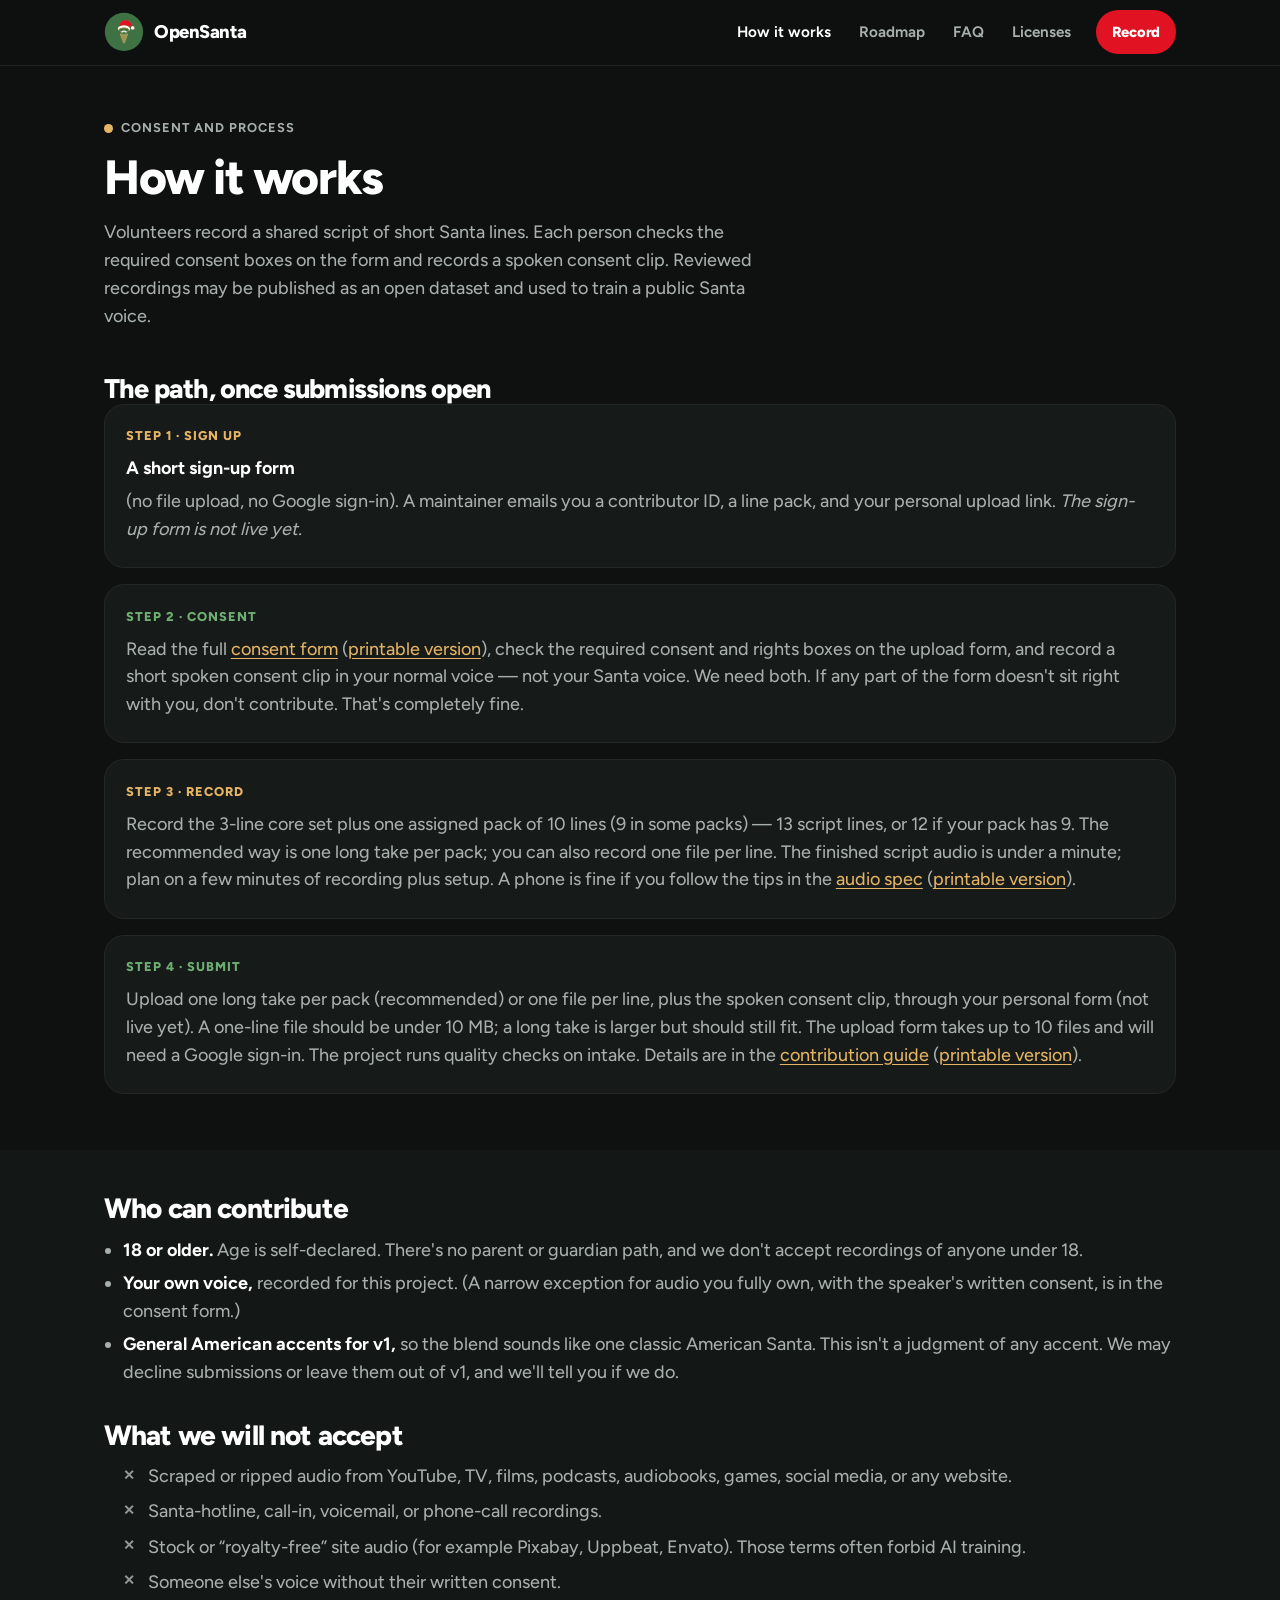
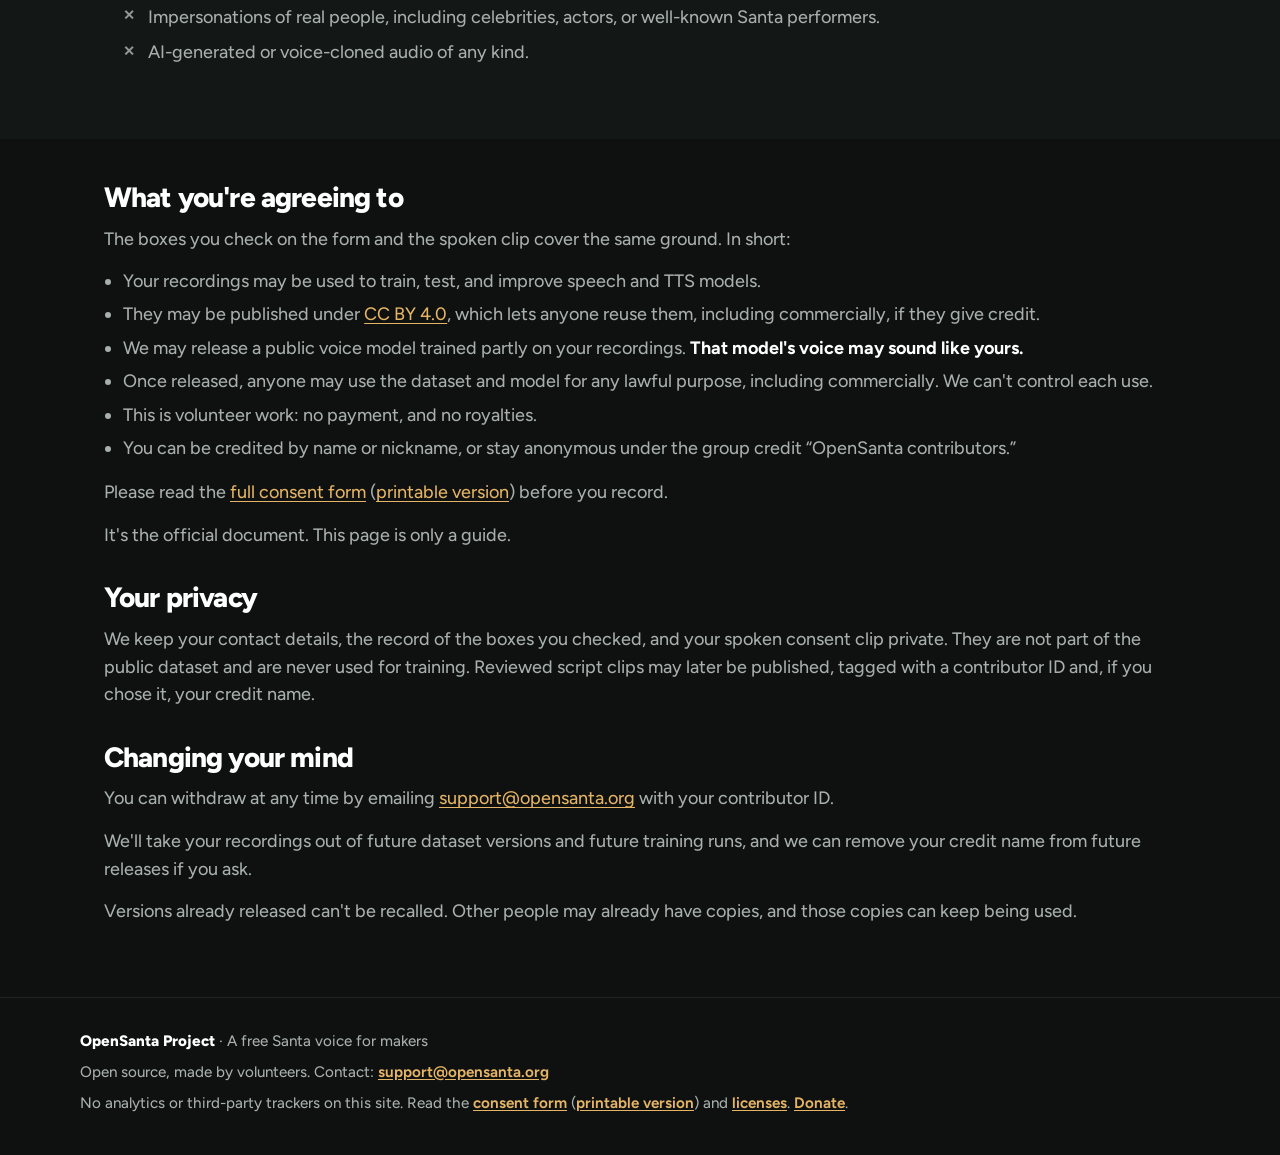
<file: how-it-works.html>
<!DOCTYPE html>
<html lang="en">
<head>
  <meta charset="utf-8">
  <meta name="viewport" content="width=device-width, initial-scale=1">
  <title>How it works — OpenSanta Project</title>
  <meta name="description" content="How OpenSanta consent, recording, and submission will work once the project is open.">
  <meta name="theme-color" content="#0E1110">
  <link rel="icon" href="assets/logo/favicon.ico" sizes="any">
  <link rel="icon" href="assets/logo/favicon-32.png" type="image/png" sizes="32x32">
  <link rel="apple-touch-icon" href="assets/logo/apple-touch-icon.png">
  <link rel="stylesheet" href="css/style.css">
  <script src="js/tracker.js" defer></script>
</head>
<body>
  <a class="skip-link" href="#content">Skip to content</a>
  <header class="site-header">
    <div class="header-inner">
      <a class="wordmark" href="index.html" aria-label="OpenSanta Project home">
        <img src="assets/logo/opensanta-icon.svg" width="40" height="40" alt="">
        <span class="wordmark-name">OpenSanta</span>
      </a>
      <nav class="desktop-nav" aria-label="Primary">
        <ul>
            <li><a href="how-it-works.html" aria-current="page">How it works</a></li>
            <li><a href="roadmap.html">Roadmap</a></li>
            <li><a href="faq.html">FAQ</a></li>
            <li><a href="licenses.html">Licenses</a></li>
        </ul>
      </nav>
      <a class="record-pill" href="/record/">Record</a>
      <details class="nav-toggle">
        <summary>Menu</summary>
        <nav class="mobile-nav" aria-label="Primary">
          <ul>
            <li><a href="how-it-works.html" aria-current="page">How it works</a></li>
            <li><a href="roadmap.html">Roadmap</a></li>
            <li><a href="faq.html">FAQ</a></li>
            <li><a href="licenses.html">Licenses</a></li>
          </ul>
        </nav>
      </details>
    </div>
  </header>
  <main id="content">
    <div class="wrap page-intro">
      <p class="kicker">Consent and process</p>
      <h1>How it works</h1>
      <p class="lede">Volunteers record a shared script of short Santa lines. Each person checks the required consent boxes on the form and records a spoken consent clip. Reviewed recordings may be published as an open dataset and used to train a public Santa voice.</p>
    </div>

    <section class="wrap">
      <h2>The path, once submissions open</h2>
      <ol class="steps">
        <li>
          <span class="n">Step 1 · Sign up</span>
          <strong>A short sign-up form</strong> (no file upload, no Google sign-in).
          A maintainer emails you a contributor ID, a line pack, and your personal upload link.
          <em>The sign-up form is not live yet.</em>
        </li>
        <li>
          <span class="n">Step 2 · Consent</span>
          Read the full <a href="docs/pdf/consent.pdf">consent form</a> (<a href="docs/pdf/print/consent.pdf">printable version</a>), check the required consent and rights boxes on the upload form, and record a short spoken consent clip in your normal voice — not your Santa voice. We need both. If any part of the form doesn't sit right with you, don't contribute. That's completely fine.
        </li>
        <li>
          <span class="n">Step 3 · Record</span>
          Record the 3-line core set plus one assigned pack of 10 lines (9 in some packs) — 13 script lines, or 12 if your pack has 9. The recommended way is one long take per pack; you can also record one file per line. The finished script audio is under a minute; plan on a few minutes of recording plus setup. A phone is fine if you follow the tips in the <a href="docs/pdf/audio-spec.pdf">audio spec</a> (<a href="docs/pdf/print/audio-spec.pdf">printable version</a>).
        </li>
        <li>
          <span class="n">Step 4 · Submit</span>
          Upload one long take per pack (recommended) or one file per line, plus the spoken consent clip, through your personal form (not live yet). A one-line file should be under 10 MB; a long take is larger but should still fit. The upload form takes up to 10 files and will need a Google sign-in. The project runs quality checks on intake. Details are in the <a href="docs/pdf/contributing.pdf">contribution guide</a> (<a href="docs/pdf/print/contributing.pdf">printable version</a>).
        </li>
      </ol>
    </section>

    <section class="band">
      <div class="wrap prose">
        <h2>Who can contribute</h2>
        <ul>
          <li><strong>18 or older.</strong> Age is self-declared. There's no parent or guardian path, and we don't accept recordings of anyone under 18.</li>
          <li><strong>Your own voice,</strong> recorded for this project. (A narrow exception for audio you fully own, with the speaker's written consent, is in the consent form.)</li>
          <li><strong>General American accents for v1,</strong> so the blend sounds like one classic American Santa. This isn't a judgment of any accent. We may decline submissions or leave them out of v1, and we'll tell you if we do.</li>
        </ul>

        <h2>What we will not accept</h2>
        <ul class="refuse-list">
          <li>Scraped or ripped audio from YouTube, TV, films, podcasts, audiobooks, games, social media, or any website.</li>
          <li>Santa-hotline, call-in, voicemail, or phone-call recordings.</li>
          <li>Stock or “royalty-free” site audio (for example Pixabay, Uppbeat, Envato). Those terms often forbid AI training.</li>
          <li>Someone else's voice without their written consent.</li>
          <li>Impersonations of real people, including celebrities, actors, or well-known Santa performers.</li>
          <li>AI-generated or voice-cloned audio of any kind.</li>
        </ul>
      </div>
    </section>

    <section class="wrap prose">
      <h2>What you're agreeing to</h2>
      <p>The boxes you check on the form and the spoken clip cover the same ground. In short:</p>
      <ul>
        <li>Your recordings may be used to train, test, and improve speech and TTS models.</li>
        <li>They may be published under <a href="licenses.html">CC BY 4.0</a>, which lets anyone reuse them, including commercially, if they give credit.</li>
        <li>We may release a public voice model trained partly on your recordings. <strong>That model's voice may sound like yours.</strong></li>
        <li>Once released, anyone may use the dataset and model for any lawful purpose, including commercially. We can't control each use.</li>
        <li>This is volunteer work: no payment, and no royalties.</li>
        <li>You can be credited by name or nickname, or stay anonymous under the group credit “OpenSanta contributors.”</li>
      </ul>
      <p>Please read the <a href="docs/pdf/consent.pdf">full consent form</a> (<a href="docs/pdf/print/consent.pdf">printable version</a>) before you record.</p>
      <p>It's the official document. This page is only a guide.</p>

      <h2>Your privacy</h2>
      <p>We keep your contact details, the record of the boxes you checked, and your spoken consent clip private. They are not part of the public dataset and are never used for training. Reviewed script clips may later be published, tagged with a contributor ID and, if you chose it, your credit name.</p>

      <h2>Changing your mind</h2>
      <p>You can withdraw at any time by emailing <a href="mailto:support@opensanta.org">support@opensanta.org</a> with your contributor ID.</p>
      <p>We'll take your recordings out of future dataset versions and future training runs, and we can remove your credit name from future releases if you ask.</p>
      <p>Versions already released can't be recalled. Other people may already have copies, and those copies can keep being used.</p>
    </section>
  </main>
  <footer class="site-footer">
    <div class="footer-inner">
      <p><strong>OpenSanta Project</strong> · A free Santa voice for makers</p>
      <p>Open source, made by volunteers. Contact: <a href="mailto:support@opensanta.org">support@opensanta.org</a></p>
      <p>No analytics or third-party trackers on this site. Read the <a href="docs/pdf/consent.pdf">consent form</a> (<a href="docs/pdf/print/consent.pdf">printable version</a>) and <a href="licenses.html">licenses</a>. <a href="donate.html">Donate</a>.</p>
    </div>
  </footer>
</body>
</html>
</file>
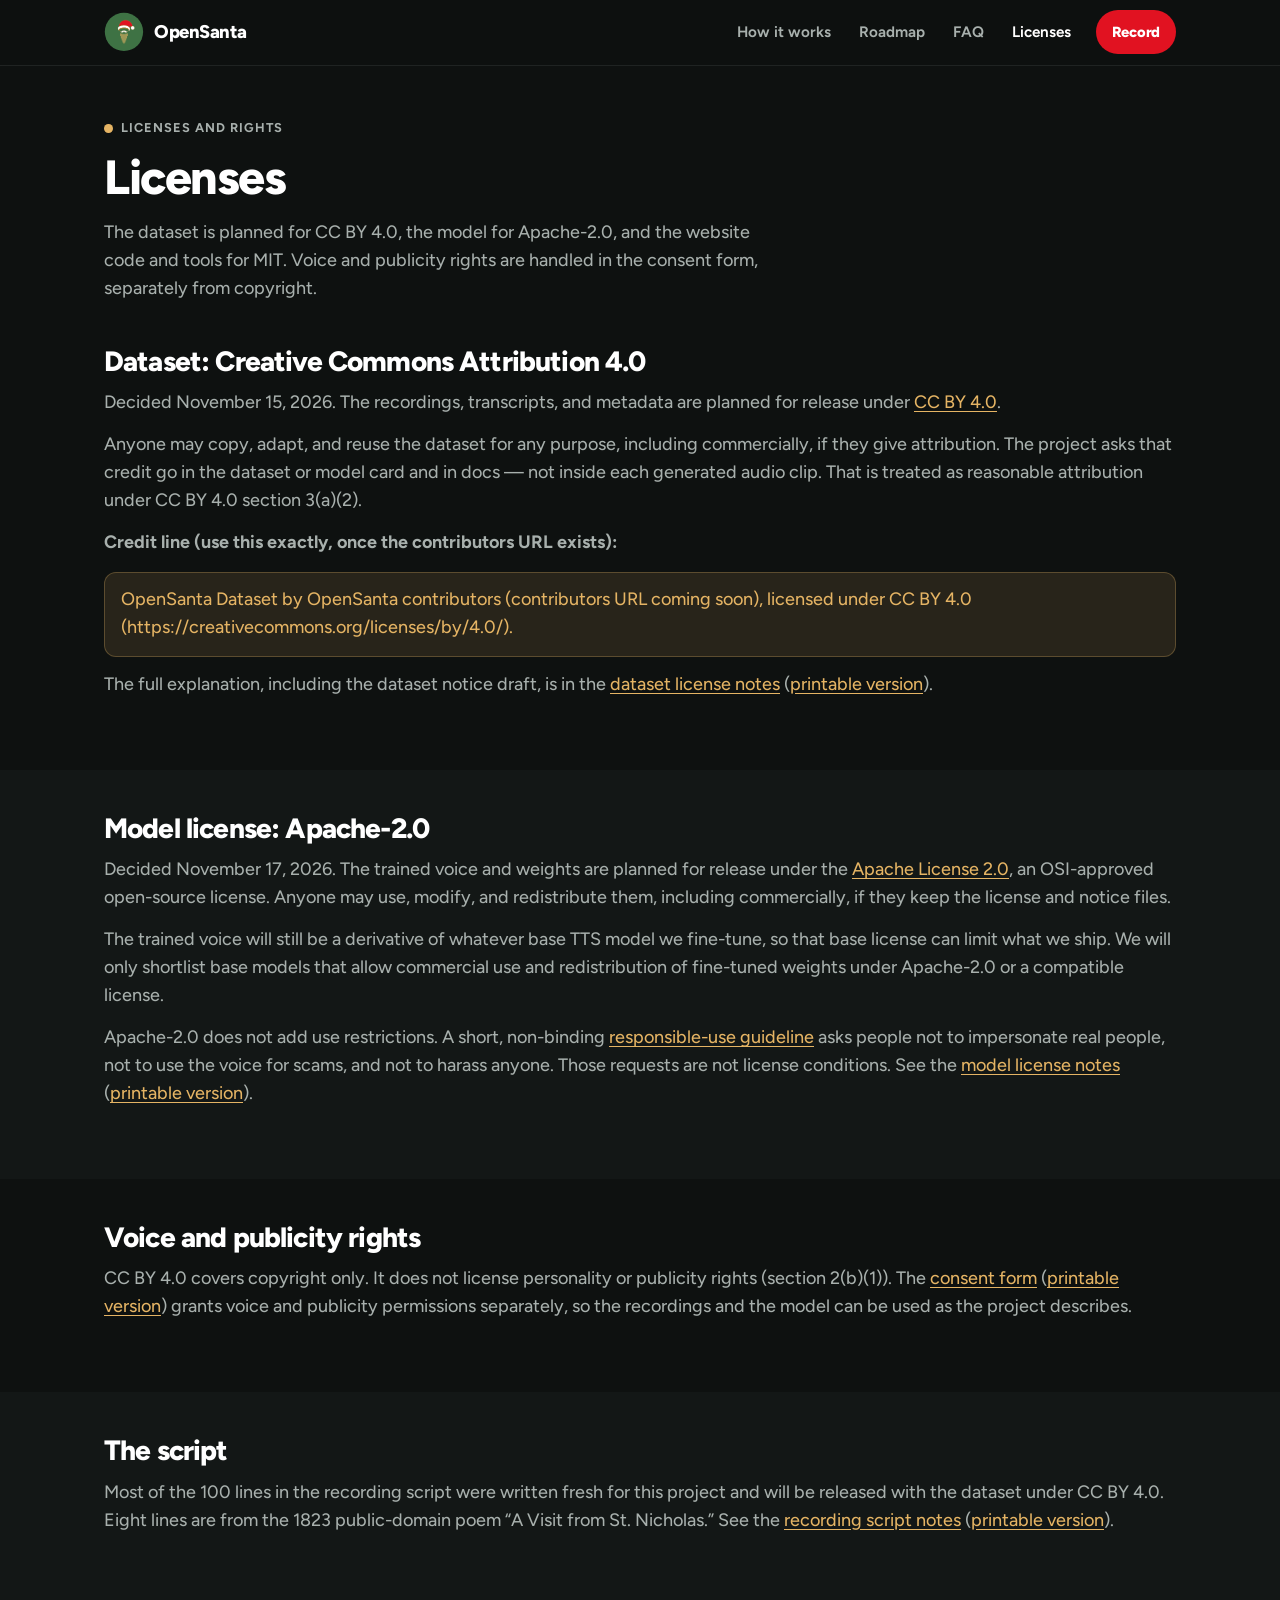
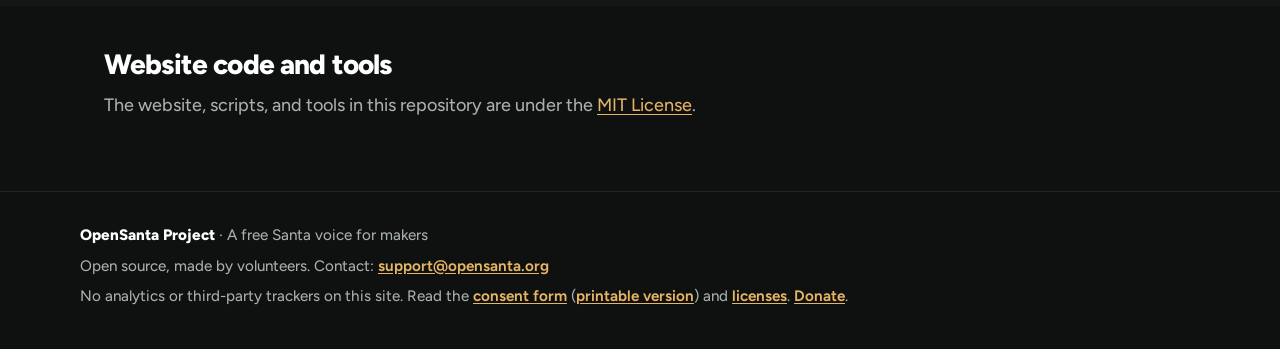
<file: licenses.html>
<!DOCTYPE html>
<html lang="en">
<head>
  <meta charset="utf-8">
  <meta name="viewport" content="width=device-width, initial-scale=1">
  <title>Licenses — OpenSanta Project</title>
  <meta name="description" content="OpenSanta dataset license (CC BY 4.0), model license (Apache-2.0), website code (MIT), and how consent covers voice rights.">
  <meta name="theme-color" content="#0E1110">
  <link rel="icon" href="assets/logo/favicon.ico" sizes="any">
  <link rel="icon" href="assets/logo/favicon-32.png" type="image/png" sizes="32x32">
  <link rel="apple-touch-icon" href="assets/logo/apple-touch-icon.png">
  <link rel="stylesheet" href="css/style.css">
  <script src="js/tracker.js" defer></script>
</head>
<body>
  <a class="skip-link" href="#content">Skip to content</a>
  <header class="site-header">
    <div class="header-inner">
      <a class="wordmark" href="index.html" aria-label="OpenSanta Project home">
        <img src="assets/logo/opensanta-icon.svg" width="40" height="40" alt="">
        <span class="wordmark-name">OpenSanta</span>
      </a>
      <nav class="desktop-nav" aria-label="Primary">
        <ul>
            <li><a href="how-it-works.html">How it works</a></li>
            <li><a href="roadmap.html">Roadmap</a></li>
            <li><a href="faq.html">FAQ</a></li>
            <li><a href="licenses.html" aria-current="page">Licenses</a></li>
        </ul>
      </nav>
      <a class="record-pill" href="/record/">Record</a>
      <details class="nav-toggle">
        <summary>Menu</summary>
        <nav class="mobile-nav" aria-label="Primary">
          <ul>
            <li><a href="how-it-works.html">How it works</a></li>
            <li><a href="roadmap.html">Roadmap</a></li>
            <li><a href="faq.html">FAQ</a></li>
            <li><a href="licenses.html" aria-current="page">Licenses</a></li>
          </ul>
        </nav>
      </details>
    </div>
  </header>
  <main id="content">
    <div class="wrap page-intro">
      <p class="kicker">Licenses and rights</p>
      <h1>Licenses</h1>
      <p class="lede">The dataset is planned for CC BY 4.0, the model for Apache-2.0, and the website code and tools for MIT. Voice and publicity rights are handled in the consent form, separately from copyright.</p>
    </div>

    <section class="wrap prose">
      <h2>Dataset: Creative Commons Attribution 4.0</h2>
      <p>Decided November 15, 2026. The recordings, transcripts, and metadata are planned for release under <a href="https://creativecommons.org/licenses/by/4.0/">CC BY 4.0</a>.</p>
      <p>Anyone may copy, adapt, and reuse the dataset for any purpose, including commercially, if they give attribution. The project asks that credit go in the dataset or model card and in docs — not inside each generated audio clip. That is treated as reasonable attribution under CC BY 4.0 section 3(a)(2).</p>
      <p><strong>Credit line (use this exactly, once the contributors URL exists):</strong></p>
      <p class="credit-line">OpenSanta Dataset by OpenSanta contributors (contributors URL coming soon), licensed under CC BY 4.0 (https://creativecommons.org/licenses/by/4.0/).</p>
      <p>The full explanation, including the dataset notice draft, is in the <a href="docs/pdf/license-dataset.pdf">dataset license notes</a> (<a href="docs/pdf/print/license-dataset.pdf">printable version</a>).</p>
    </section>

    <section class="band">
      <div class="wrap prose">
        <h2>Model license: Apache-2.0</h2>
        <p>Decided November 17, 2026. The trained voice and weights are planned for release under the <a href="https://www.apache.org/licenses/LICENSE-2.0">Apache License 2.0</a>, an OSI-approved open-source license. Anyone may use, modify, and redistribute them, including commercially, if they keep the license and notice files.</p>
        <p>The trained voice will still be a derivative of whatever base TTS model we fine-tune, so that base license can limit what we ship. We will only shortlist base models that allow commercial use and redistribution of fine-tuned weights under Apache-2.0 or a compatible license.</p>
        <p>Apache-2.0 does not add use restrictions. A short, non-binding <a href="RESPONSIBLE-USE.md">responsible-use guideline</a> asks people not to impersonate real people, not to use the voice for scams, and not to harass anyone. Those requests are not license conditions. See the <a href="docs/pdf/license-model.pdf">model license notes</a> (<a href="docs/pdf/print/license-model.pdf">printable version</a>).</p>
      </div>
    </section>

    <section class="wrap prose">
      <h2>Voice and publicity rights</h2>
      <p>CC BY 4.0 covers copyright only. It does not license personality or publicity rights (section 2(b)(1)). The <a href="docs/pdf/consent.pdf">consent form</a> (<a href="docs/pdf/print/consent.pdf">printable version</a>) grants voice and publicity permissions separately, so the recordings and the model can be used as the project describes.</p>
    </section>

    <section class="band">
      <div class="wrap prose">
        <h2>The script</h2>
        <p>Most of the 100 lines in the recording script were written fresh for this project and will be released with the dataset under CC BY 4.0. Eight lines are from the 1823 public-domain poem “A Visit from St. Nicholas.” See the <a href="docs/pdf/recording-script.pdf">recording script notes</a> (<a href="docs/pdf/print/recording-script.pdf">printable version</a>).</p>
      </div>
    </section>

    <section class="wrap prose">
      <h2>Website code and tools</h2>
      <p>The website, scripts, and tools in this repository are under the <a href="LICENSE">MIT License</a>.</p>
    </section>
  </main>
  <footer class="site-footer">
    <div class="footer-inner">
      <p><strong>OpenSanta Project</strong> · A free Santa voice for makers</p>
      <p>Open source, made by volunteers. Contact: <a href="mailto:support@opensanta.org">support@opensanta.org</a></p>
      <p>No analytics or third-party trackers on this site. Read the <a href="docs/pdf/consent.pdf">consent form</a> (<a href="docs/pdf/print/consent.pdf">printable version</a>) and <a href="licenses.html">licenses</a>. <a href="donate.html">Donate</a>.</p>
    </div>
  </footer>
</body>
</html>
</file>
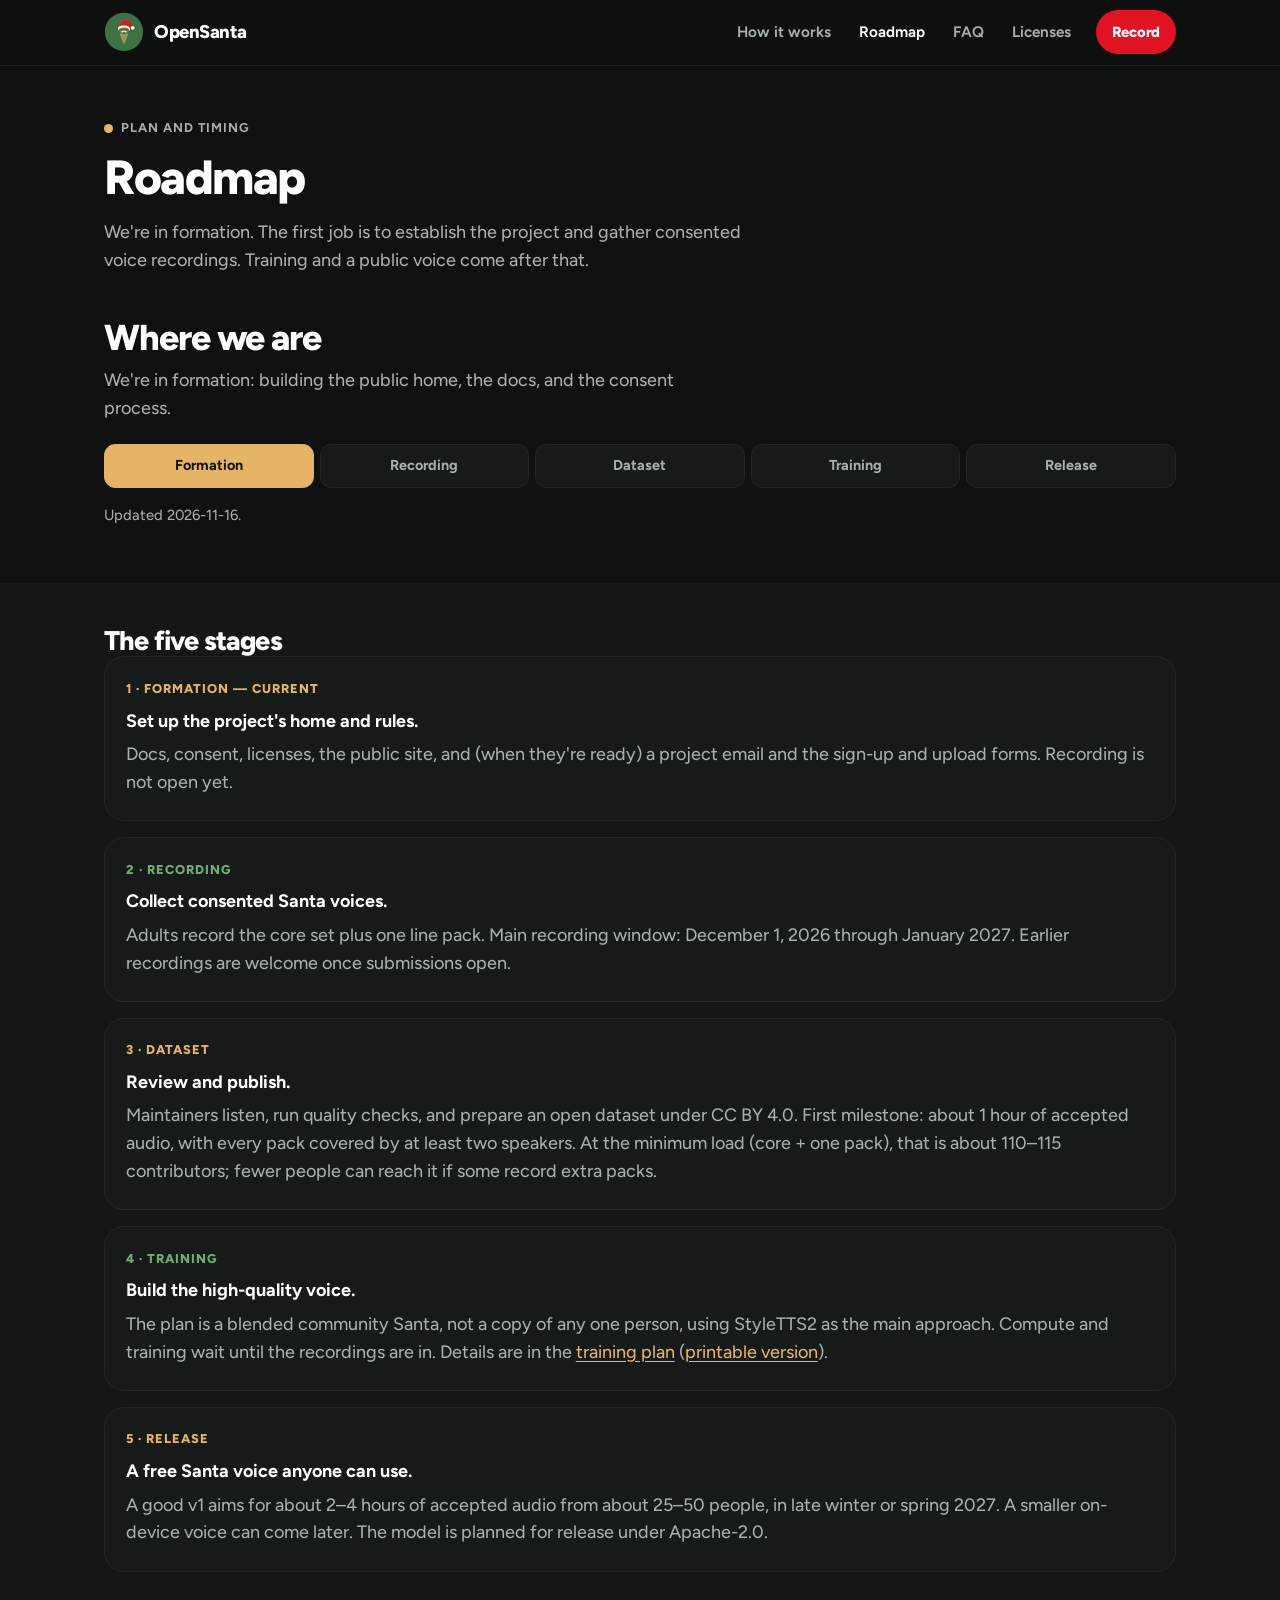
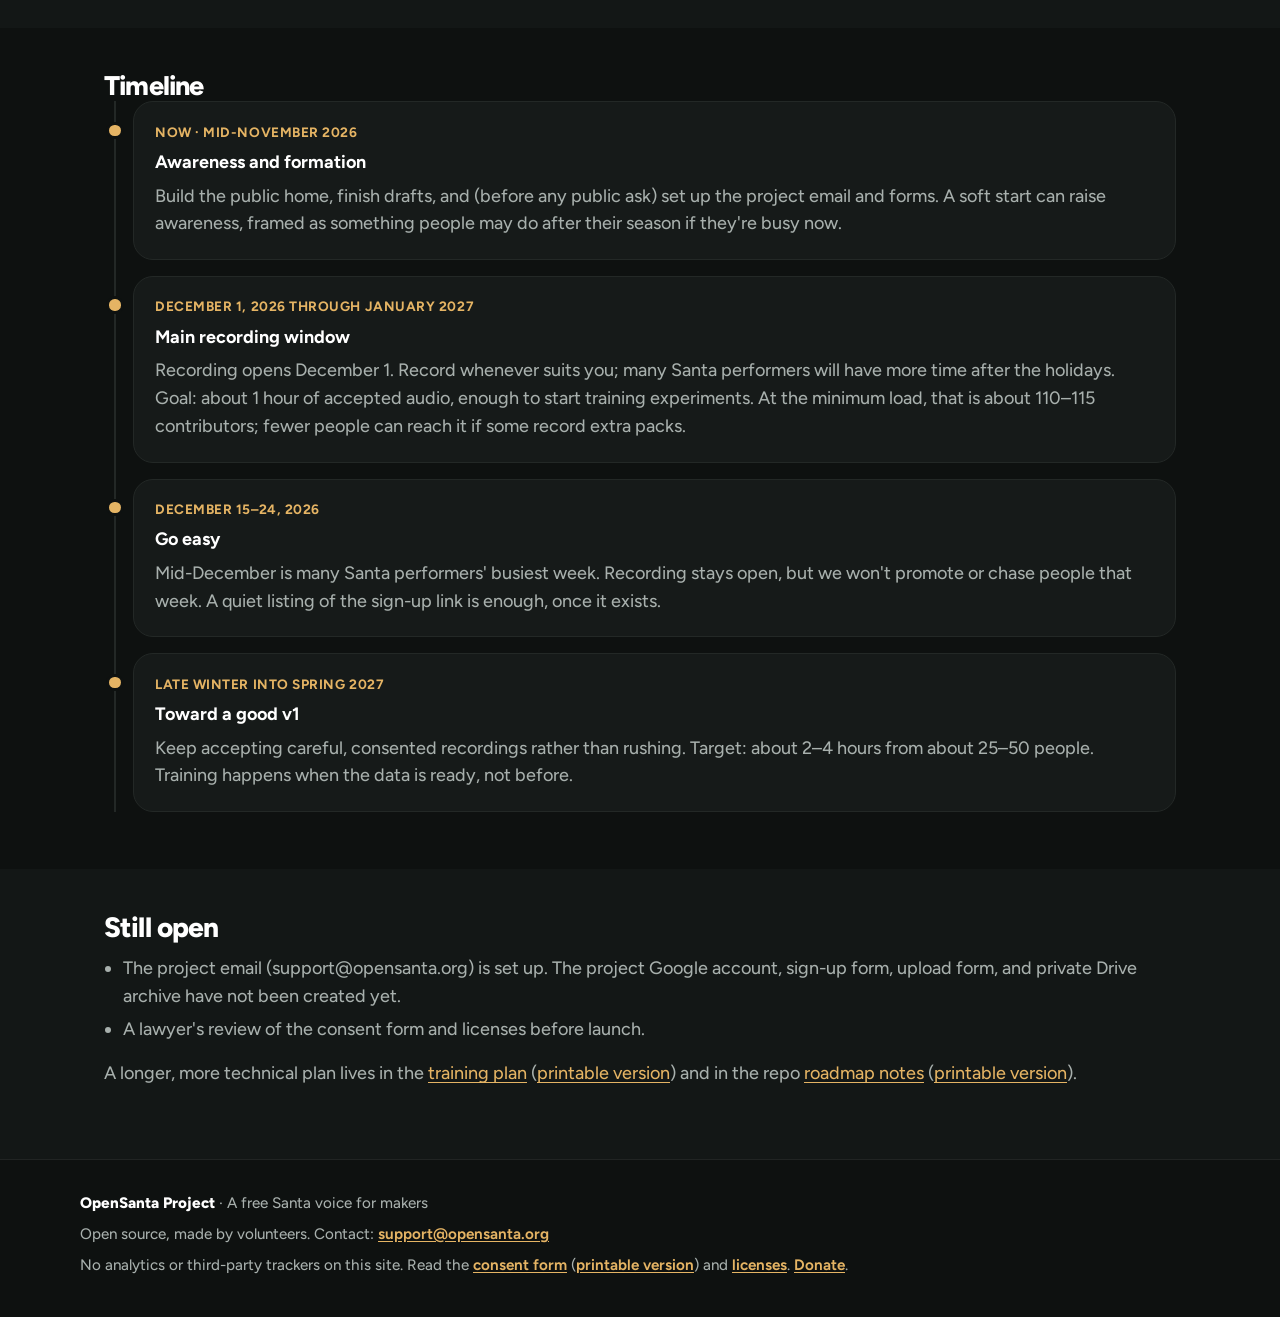
<file: roadmap.html>
<!DOCTYPE html>
<html lang="en">
<head>
  <meta charset="utf-8">
  <meta name="viewport" content="width=device-width, initial-scale=1">
  <title>Roadmap — OpenSanta Project</title>
  <meta name="description" content="OpenSanta stages and timeline: formation now, main recording from December 1, 2026 through January 2027, v1 in late winter or spring 2027.">
  <meta name="theme-color" content="#0E1110">
  <link rel="icon" href="assets/logo/favicon.ico" sizes="any">
  <link rel="icon" href="assets/logo/favicon-32.png" type="image/png" sizes="32x32">
  <link rel="apple-touch-icon" href="assets/logo/apple-touch-icon.png">
  <link rel="stylesheet" href="css/style.css">
  <script src="js/tracker.js" defer></script>
</head>
<body>
  <a class="skip-link" href="#content">Skip to content</a>
  <header class="site-header">
    <div class="header-inner">
      <a class="wordmark" href="index.html" aria-label="OpenSanta Project home">
        <img src="assets/logo/opensanta-icon.svg" width="40" height="40" alt="">
        <span class="wordmark-name">OpenSanta</span>
      </a>
      <nav class="desktop-nav" aria-label="Primary">
        <ul>
            <li><a href="how-it-works.html">How it works</a></li>
            <li><a href="roadmap.html" aria-current="page">Roadmap</a></li>
            <li><a href="faq.html">FAQ</a></li>
            <li><a href="licenses.html">Licenses</a></li>
        </ul>
      </nav>
      <a class="record-pill" href="/record/">Record</a>
      <details class="nav-toggle">
        <summary>Menu</summary>
        <nav class="mobile-nav" aria-label="Primary">
          <ul>
            <li><a href="how-it-works.html">How it works</a></li>
            <li><a href="roadmap.html" aria-current="page">Roadmap</a></li>
            <li><a href="faq.html">FAQ</a></li>
            <li><a href="licenses.html">Licenses</a></li>
          </ul>
        </nav>
      </details>
    </div>
  </header>
  <main id="content">
    <div class="wrap page-intro">
      <p class="kicker">Plan and timing</p>
      <h1>Roadmap</h1>
      <p class="lede">We're in formation. The first job is to establish the project and gather consented voice recordings. Training and a public voice come after that.</p>
    </div>

    <section class="wrap" id="status">
      <div class="section-head">
        <h2>Where we are</h2>
        <p class="tracker-note" data-status-note>We're in formation: building the public home, the docs, and the consent process.</p>
      </div>
      <div class="status-mobile">
        <p class="status-kicker" data-status-step>Step 1 of 5: Formation</p>
        <div class="progress-thin" role="progressbar" aria-valuemin="1" aria-valuemax="5" aria-valuenow="1" aria-label="Step 1 of 5: Formation"><span></span></div>
      </div>
      <ol class="tracker" data-current="formation" aria-label="Project progress">
        <li class="is-current" data-stage="formation" aria-current="step"><span class="stage-label">Formation</span></li>
        <li class="is-upcoming" data-stage="recording"><span class="stage-label">Recording</span></li>
        <li class="is-upcoming" data-stage="dataset"><span class="stage-label">Dataset</span></li>
        <li class="is-upcoming" data-stage="training"><span class="stage-label">Training</span></li>
        <li class="is-upcoming" data-stage="release"><span class="stage-label">Release</span></li>
      </ol>

      <p class="tracker-note tracker-updated"><span data-status-updated>Updated 2026-11-16.</span></p>
    </section>

    <section class="band">
      <div class="wrap">
        <h2>The five stages</h2>
        <ol class="steps">
          <li>
            <span class="n">1 · Formation — current</span>
            <strong>Set up the project's home and rules.</strong>
            Docs, consent, licenses, the public site, and (when they're ready) a project email and the sign-up and upload forms. Recording is not open yet.
          </li>
          <li>
            <span class="n">2 · Recording</span>
            <strong>Collect consented Santa voices.</strong>
            Adults record the core set plus one line pack. Main recording window: December 1, 2026 through January 2027. Earlier recordings are welcome once submissions open.
          </li>
          <li>
            <span class="n">3 · Dataset</span>
            <strong>Review and publish.</strong>
            Maintainers listen, run quality checks, and prepare an open dataset under CC BY 4.0. First milestone: about 1 hour of accepted audio, with every pack covered by at least two speakers. At the minimum load (core + one pack), that is about 110–115 contributors; fewer people can reach it if some record extra packs.
          </li>
          <li>
            <span class="n">4 · Training</span>
            <strong>Build the high-quality voice.</strong>
            The plan is a blended community Santa, not a copy of any one person, using StyleTTS2 as the main approach. Compute and training wait until the recordings are in. Details are in the <a href="docs/pdf/training-plan.pdf">training plan</a> (<a href="docs/pdf/print/training-plan.pdf">printable version</a>).
          </li>
          <li>
            <span class="n">5 · Release</span>
            <strong>A free Santa voice anyone can use.</strong>
            A good v1 aims for about 2–4 hours of accepted audio from about 25–50 people, in late winter or spring 2027. A smaller on-device voice can come later. The model is planned for release under Apache-2.0.
          </li>
        </ol>
      </div>
    </section>

    <section class="wrap">
      <h2>Timeline</h2>
      <ol class="timeline">
        <li>
          <p class="when">Now · mid-November 2026</p>
          <strong>Awareness and formation</strong>
          Build the public home, finish drafts, and (before any public ask) set up the project email and forms. A soft start can raise awareness, framed as something people may do after their season if they're busy now.
        </li>
        <li>
          <p class="when">December 1, 2026 through January 2027</p>
          <strong>Main recording window</strong>
          Recording opens December 1. Record whenever suits you; many Santa performers will have more time after the holidays. Goal: about 1 hour of accepted audio, enough to start training experiments. At the minimum load, that is about 110–115 contributors; fewer people can reach it if some record extra packs.
        </li>
        <li>
          <p class="when">December 15–24, 2026</p>
          <strong>Go easy</strong>
          Mid-December is many Santa performers' busiest week. Recording stays open, but we won't promote or chase people that week. A quiet listing of the sign-up link is enough, once it exists.
        </li>
        <li>
          <p class="when">Late winter into spring 2027</p>
          <strong>Toward a good v1</strong>
          Keep accepting careful, consented recordings rather than rushing. Target: about 2–4 hours from about 25–50 people. Training happens when the data is ready, not before.
        </li>
      </ol>
    </section>

    <section class="band">
      <div class="wrap prose">
        <h2>Still open</h2>
        <ul>
          <li>The project email (support@opensanta.org) is set up. The project Google account, sign-up form, upload form, and private Drive archive have not been created yet.</li>
          <li>A lawyer's review of the consent form and licenses before launch.</li>
        </ul>
        <p>A longer, more technical plan lives in the <a href="docs/pdf/training-plan.pdf">training plan</a> (<a href="docs/pdf/print/training-plan.pdf">printable version</a>) and in the repo <a href="docs/pdf/roadmap.pdf">roadmap notes</a> (<a href="docs/pdf/print/roadmap.pdf">printable version</a>).</p>
      </div>
    </section>
  </main>
  <footer class="site-footer">
    <div class="footer-inner">
      <p><strong>OpenSanta Project</strong> · A free Santa voice for makers</p>
      <p>Open source, made by volunteers. Contact: <a href="mailto:support@opensanta.org">support@opensanta.org</a></p>
      <p>No analytics or third-party trackers on this site. Read the <a href="docs/pdf/consent.pdf">consent form</a> (<a href="docs/pdf/print/consent.pdf">printable version</a>) and <a href="licenses.html">licenses</a>. <a href="donate.html">Donate</a>.</p>
    </div>
  </footer>
</body>
</html>
</file>
<file: css/style.css>
/* OpenSanta Project — site styles
   Dark, clean, modern. Palette from the official logo, used on near-black.
   Type is self-hosted Figtree (SIL Open Font License 1.1, see assets/fonts/OFL.txt).
   No trackers, no remote assets, no external fonts.
   Logo files in assets/logo/ are referenced by stable names; do not recolor the artwork. */

@font-face {
  font-family: Figtree;
  src: url("../assets/fonts/Figtree-Variable.ttf") format("truetype");
  font-weight: 300 900;
  font-style: normal;
  font-display: swap;
}

:root {
  --bg: #0E1110;
  --card: #161A19;
  --band: #131716;
  --red: #E11221;
  --gold: #E5B464;
  --gold-deep: #B8862B;
  --green-ui: #6FAE72; /* UI only; logo green is unchanged */
  --white: #FFFFFF;
  --text: #A8B0AD;
  --line: rgba(255, 255, 255, 0.08);
  --card-border: #232826;
  --radius: 1.25rem;
  --max: 1120px;
  --sans: Figtree, "Segoe UI", "Helvetica Neue", Arial, sans-serif;
}

*,
*::before,
*::after { box-sizing: border-box; }

html {
  scroll-behavior: smooth;
  color-scheme: dark;
}

@media (prefers-reduced-motion: reduce) {
  html { scroll-behavior: auto; }
  .eq-bar { animation: none !important; }
  .card, .steps li, .timeline li, .faq details { transition: none !important; }
}

body {
  margin: 0;
  color: var(--text);
  background: var(--bg);
  font-family: var(--sans);
  font-weight: 450;
  font-size: 1.0625rem;
  line-height: 1.55;
  min-height: 100vh;
  display: flex;
  flex-direction: column;
  text-rendering: optimizeLegibility;
}

@media (min-width: 840px) {
  body { font-size: 1.125rem; }
}

img, svg { max-width: 100%; height: auto; display: block; }

a { color: var(--gold); text-underline-offset: 0.15em; }
a:hover { color: var(--white); }

h1, h2, h3 {
  font-weight: 800;
  letter-spacing: -0.03em;
  line-height: 1.15;
  margin: 0;
  color: var(--white);
}

p { margin: 0; }

:focus-visible {
  outline: 3px solid var(--gold);
  outline-offset: 3px;
}

.skip-link {
  position: absolute;
  left: -999px;
  top: 0;
  z-index: 100;
  background: var(--white);
  color: var(--bg);
  padding: 0.5rem 1rem;
  font-weight: 700;
  text-decoration: none;
}
.skip-link:focus { left: 0.5rem; top: 0.5rem; }

/* Header */
.site-header {
  position: sticky;
  top: 0;
  z-index: 20;
  background: rgba(14, 17, 16, 0.92);
  backdrop-filter: blur(12px);
  border-bottom: 1px solid var(--line);
}
.header-inner {
  max-width: var(--max);
  margin: 0 auto;
  padding: 0.65rem 1.25rem;
  display: flex;
  align-items: center;
  gap: 0.75rem;
}
.wordmark {
  display: flex;
  align-items: center;
  gap: 0.65rem;
  text-decoration: none;
  color: var(--white);
  font-weight: 800;
  letter-spacing: -0.03em;
  margin-right: auto;
}
.wordmark:hover { color: var(--white); }
.wordmark img { width: 40px; height: 40px; flex: none; }
.wordmark img.wordmark-lockup { width: auto; height: 40px; }
.wordmark-name { font-size: 1.15rem; color: var(--white); }

.desktop-nav { display: none; }
.desktop-nav ul,
.mobile-nav ul {
  list-style: none;
  margin: 0;
  padding: 0;
}
.desktop-nav ul {
  display: flex;
  align-items: center;
  gap: 0.15rem;
}
.desktop-nav a {
  display: block;
  text-decoration: none;
  color: var(--text);
  font-weight: 650;
  font-size: 0.95rem;
  padding: 0.45rem 0.8rem;
  border-radius: 0.6rem;
}
.desktop-nav a:hover,
.mobile-nav a:hover {
  background: rgba(255, 255, 255, 0.06);
  color: var(--white);
}
.desktop-nav a[aria-current="page"],
.mobile-nav a[aria-current="page"] {
  color: var(--white);
}

.record-pill {
  flex: none;
  display: inline-flex;
  align-items: center;
  justify-content: center;
  min-height: 44px;
  padding: 0 1rem;
  background: var(--red);
  color: var(--white);
  text-decoration: none;
  font-weight: 800;
  font-size: 0.92rem;
  letter-spacing: -0.02em;
  border-radius: 999px;
}
.record-pill:hover { color: var(--white); background: #c80f1c; }

.nav-toggle { position: relative; flex: none; }
.nav-toggle > summary {
  list-style: none;
  cursor: pointer;
  font-weight: 700;
  font-size: 0.95rem;
  min-height: 44px;
  min-width: 44px;
  display: inline-flex;
  align-items: center;
  justify-content: center;
  padding: 0 0.85rem;
  border: 1.5px solid var(--line);
  border-radius: 999px;
  background: var(--card);
  color: var(--white);
}
.nav-toggle > summary::-webkit-details-marker { display: none; }
.mobile-nav ul {
  display: flex;
  flex-direction: column;
  gap: 0.15rem;
  padding: 0.5rem 0 0;
}
.mobile-nav a {
  display: flex;
  align-items: center;
  min-height: 44px;
  text-decoration: none;
  color: var(--text);
  font-weight: 650;
  font-size: 0.95rem;
  padding: 0.35rem 0.75rem;
  border-radius: 0.6rem;
}
.nav-toggle[open] .mobile-nav {
  position: absolute;
  right: 0;
  top: calc(100% + 0.4rem);
  background: var(--card);
  border: 1px solid var(--line);
  border-radius: 1rem;
  padding: 0.45rem;
  min-width: 12.5rem;
}

@media (min-width: 800px) {
  .desktop-nav { display: block; }
  .nav-toggle { display: none; }
}

/* Layout */
main#content { flex: 1; }
.wrap {
  max-width: var(--max);
  margin: 0 auto;
  padding: 2.25rem 1.25rem 3rem;
}
@media (min-width: 840px) {
  .wrap { padding: 2.625rem 1.5rem 3.55rem; }
  .header-inner { padding: 0.65rem 1.5rem; }
}

.band { background: var(--band); }
.page-intro { padding-top: 2.25rem; padding-bottom: 0; }
@media (min-width: 840px) {
  .page-intro { padding-top: 3rem; }
}

/* Hero */
.hero { background: var(--bg); }
.hero-inner {
  max-width: var(--max);
  margin: 0 auto;
  padding: 1.25rem 1.25rem 0;
  display: grid;
  grid-template-columns: 1fr;
  gap: 1.15rem;
  align-items: center;
}
.kicker {
  display: inline-flex;
  align-items: center;
  gap: 0.5rem;
  font-weight: 700;
  font-size: 0.8rem;
  letter-spacing: 0.08em;
  text-transform: uppercase;
  color: var(--text);
  margin-bottom: 0.75rem;
}
.kicker::before {
  content: "";
  width: 0.55rem;
  height: 0.55rem;
  border-radius: 50%;
  background: var(--gold);
}
.kicker.is-status::before { background: var(--red); }
.hero h1 {
  font-size: clamp(2.15rem, 8vw, 3.5rem);
  max-width: 11.5em;
}
.hero-title { display: flow-root; }
.hero-santa {
  float: right;
  width: 44%;
  max-width: 190px;
  height: auto;
  margin: -0.6rem -0.5rem 0 0.4rem;
  shape-outside: circle(48%);
}
.hero-break { display: none; }
.hero .lead,
.lede {
  margin-top: 0.85rem;
  color: var(--text);
  max-width: 42rem;
}
.cta-row { margin-top: 1.5rem; }
.cta-btn {
  display: flex;
  flex-direction: column;
  align-items: center;
  justify-content: center;
  width: 100%;
  background: var(--red);
  color: var(--white);
  text-decoration: none;
  font-weight: 800;
  letter-spacing: -0.02em;
  padding: 0.85rem 1.5rem 0.8rem;
  border-radius: 1.15rem;
  box-shadow: 0 8px 28px rgba(225, 18, 33, 0.35);
  min-height: 64px;
}
.cta-btn:hover { color: var(--white); background: #c80f1c; }
.cta-main { font-size: 1.15rem; line-height: 1.2; }
.cta-badge {
  margin-top: 0.15rem;
  font-size: 0.8rem;
  font-weight: 700;
  letter-spacing: 0.04em;
  text-transform: uppercase;
  color: #fff;
  opacity: 0.9;
}
.hero-logo {
  margin: 0;
  order: -1;
  justify-self: center;
  width: 80%;
  max-width: 300px;
}

@media (min-width: 840px) {
  .hero-inner {
    grid-template-columns: 1fr;
    padding: 2.5rem 1.5rem 0;
    gap: 0.85rem;
  }
  .hero-inner > div { text-align: center; }
  .hero-inner .kicker {
    display: flex;
    justify-content: center;
    align-items: center;
  }
  .hero h1 { font-size: 3.75rem; }
  .hero h1.hero-title {
    max-width: none;
    width: fit-content;
    font-size: 4.25rem;
    margin-left: auto;
    margin-right: auto;
  }
  .hero-santa {
    width: 230px;
    max-width: none;
    margin: -1.4rem 0 0 1.25rem;
  }
  .hero-title .hero-break { display: block; }
  .hero .lead {
    margin-left: auto;
    margin-right: auto;
  }
  .hero-logo {
    order: 0;
    width: min(100%, 432px);
    max-width: 432px;
    justify-self: start;
  }
  .hero-logo img { width: 100%; height: auto; }
  .cta-row {
    justify-content: center;
    gap: 1rem;
  }
  .cta-btn {
    display: inline-flex;
    width: auto;
    min-width: 16rem;
    border-radius: 999px;
    padding: 0.9rem 1.85rem 0.85rem;
  }
}

/* Soundbar divider */
.wave-break {
  position: relative;
  z-index: 1;
  display: flex;
  justify-content: center;
  align-items: center;
  padding: 2rem 1rem;
  overflow: visible;
  pointer-events: none;
  background: transparent;
}
.wave-break svg {
  display: block;
  height: 90px;
  width: auto;
  overflow: visible;
  filter: drop-shadow(0 0 16px rgba(229, 180, 100, 0.35));
}
.eq-bar {
  transform-box: fill-box;
  transform-origin: center bottom;
  animation: eq 1.5s ease-in-out infinite;
}
.eq-bar:nth-child(1) { animation-duration: 1.7s; animation-delay: 0s; }
.eq-bar:nth-child(2) { animation-duration: 1.25s; animation-delay: 0.12s; }
.eq-bar:nth-child(3) { animation-duration: 1.55s; animation-delay: 0.05s; }
.eq-bar:nth-child(4) { animation-duration: 1.15s; animation-delay: 0.2s; }
.eq-bar:nth-child(5) { animation-duration: 1.8s; animation-delay: 0.08s; }
.eq-bar:nth-child(6) { animation-duration: 1.2s; animation-delay: 0.16s; }
.eq-bar:nth-child(7) { animation-duration: 1.45s; animation-delay: 0.04s; }
.eq-bar:nth-child(8) { animation-duration: 1.3s; animation-delay: 0.18s; }
.eq-bar:nth-child(9) { animation-duration: 1.6s; animation-delay: 0.1s; }
@keyframes eq {
  0%, 100% { transform: scaleY(1); }
  50% { transform: scaleY(0.58); }
}

/* Section heads & cards */
.section-head { max-width: 36rem; margin-bottom: 1.3rem; }
.section-head h2 { font-size: clamp(1.75rem, 4vw, 2.25rem); }
@media (min-width: 840px) {
  .section-head h2 { font-size: 2.25rem; }
}
.page-intro h1 { font-size: clamp(2rem, 5vw, 3rem); }
.section-head p { margin-top: 0.55rem; color: var(--text); }

.cards { display: grid; gap: 1rem; }
@media (min-width: 700px) {
  .cards.cols-3 { grid-template-columns: repeat(3, 1fr); }
}
.card {
  background: var(--card);
  border: 1px solid var(--card-border);
  border-radius: var(--radius);
  padding: 1.4rem 1.3rem 1.5rem;
  transition: border-color 0.2s ease, box-shadow 0.2s ease;
}
.card:hover {
  border-top-color: var(--gold);
  box-shadow: 0 -1px 0 var(--gold), 0 8px 28px rgba(229, 180, 100, 0.08);
}
.card h3 { font-size: 1.2rem; margin: 0.65rem 0 0.45rem; }
.card p { color: var(--text); }

.step-top { display: flex; align-items: center; }
.step-n {
  flex: none;
  width: 3.25rem;
  height: 3.25rem;
  border-radius: 50%;
  display: grid;
  place-items: center;
  font-weight: 800;
  font-size: 1.35rem;
  letter-spacing: -0.03em;
  line-height: 1;
  box-sizing: border-box;
  border: 1.5px solid transparent;
  background: transparent;
}
.step-n.is-green {
  color: #6FAE72;
  border-color: #6FAE72;
  background: rgba(111, 174, 114, 0.18);
}
.step-n.is-gold {
  color: #E5B464;
  border-color: #E5B464;
  background: rgba(229, 180, 100, 0.18);
}
.icon-accent { width: 32px; height: 32px; color: var(--gold); }

#how { padding-top: 0; }

/* Status / tracker */
.status-mobile { display: block; }
.status-kicker {
  font-weight: 700;
  font-size: 1.05rem;
  margin: 0 0 0.85rem;
  color: var(--white);
}
.progress-thin {
  display: block;
  height: 8px;
  border-radius: 99px;
  background: rgba(255, 255, 255, 0.08);
  border: 1px solid var(--line);
  overflow: hidden;
}
.progress-thin > span {
  display: block;
  width: 20%;
  height: 100%;
  background: var(--gold);
  border-radius: 99px;
}
.tracker {
  list-style: none;
  margin: 0;
  padding: 0;
  display: none;
  gap: 0.35rem;
}
@media (min-width: 700px) {
  .status-mobile { display: none; }
  .tracker { display: flex; }
}
.tracker li { flex: 1 1 0; min-width: 0; }
.tracker .stage-label,
.tracker li > span {
  display: flex;
  align-items: center;
  justify-content: center;
  text-align: center;
  min-height: 44px;
  padding: 0.45rem 0.3rem;
  border-radius: 0.7rem;
  font-weight: 700;
  font-size: clamp(0.68rem, 2.4vw, 0.9rem);
  line-height: 1.15;
  background: var(--card);
  color: var(--text);
  border: 1px solid var(--card-border);
}
.tracker .is-current .stage-label,
.tracker .is-current > span,
.tracker [aria-current="step"] .stage-label {
  background: var(--gold);
  border-color: var(--gold);
  color: var(--bg);
}
.tracker .is-done .stage-label {
  border-color: var(--gold-deep);
  color: var(--gold);
}
.tracker-note {
  margin-top: 1rem;
  color: var(--text);
}
.tracker-updated { font-size: 0.92rem; }

/* Inner-page steps & timeline */
.steps {
  list-style: none;
  margin: 0;
  padding: 0;
  display: grid;
  gap: 1rem;
}
.steps li {
  background: var(--card);
  border: 1px solid var(--card-border);
  border-radius: var(--radius);
  padding: 1.35rem 1.3rem 1.45rem;
  transition: border-color 0.2s ease, box-shadow 0.2s ease;
}
.steps li:hover {
  border-top-color: var(--gold);
  box-shadow: 0 -1px 0 var(--gold), 0 8px 28px rgba(229, 180, 100, 0.08);
}
.steps .n {
  display: block;
  font-weight: 800;
  font-size: 0.8rem;
  letter-spacing: 0.08em;
  text-transform: uppercase;
  color: var(--gold);
  margin-bottom: 0.55rem;
}
.steps li:nth-child(even) .n { color: var(--green-ui); }
.steps li strong { display: block; color: var(--white); margin-bottom: 0.35rem; }
.steps li em { color: var(--text); font-style: italic; }

.timeline {
  list-style: none;
  margin: 0;
  padding: 0;
  display: grid;
  gap: 1rem;
  border-left: 2px solid var(--card-border);
  margin-left: 0.6rem;
}
.timeline li {
  position: relative;
  background: var(--card);
  border: 1px solid var(--card-border);
  border-radius: var(--radius);
  padding: 1.2rem 1.3rem 1.3rem;
  margin-left: 1.1rem;
}
.timeline li::before {
  content: "";
  position: absolute;
  left: -1.55rem;
  top: 1.4rem;
  width: 0.7rem;
  height: 0.7rem;
  border-radius: 50%;
  background: var(--gold);
  box-shadow: 0 0 0 3px var(--bg);
}
.timeline .when {
  font-weight: 700;
  font-size: 0.85rem;
  letter-spacing: 0.04em;
  text-transform: uppercase;
  color: var(--gold);
  margin-bottom: 0.4rem;
}
.timeline strong { display: block; color: var(--white); margin-bottom: 0.35rem; }

/* Prose, lists, FAQ */
.prose h2 { font-size: clamp(1.4rem, 3vw, 1.75rem); margin: 2rem 0 0.75rem; }
.prose h2:first-child { margin-top: 0; }
.prose p { margin: 0 0 0.9rem; }
.prose ul, .prose ol {
  margin: 0 0 1rem;
  padding-left: 1.2rem;
}
.prose li { margin: 0.35rem 0; }
.prose li strong { color: var(--white); }

.faq { display: grid; gap: 0.75rem; }
.faq details {
  background: var(--card);
  border: 1px solid var(--card-border);
  border-radius: var(--radius);
  padding: 0.2rem 1.15rem;
  transition: border-color 0.2s ease;
}
.faq details[open] { border-top-color: var(--gold); }
.faq summary {
  cursor: pointer;
  font-weight: 800;
  color: var(--white);
  padding: 1rem 0;
  list-style: none;
}
.faq summary::-webkit-details-marker { display: none; }
.faq details p { padding-bottom: 1rem; }

.credit-line {
  display: block;
  color: var(--gold);
  background: rgba(229, 180, 100, 0.12);
  border: 1px solid rgba(229, 180, 100, 0.28);
  border-radius: 0.75rem;
  padding: 0.85rem 1rem;
  overflow-wrap: anywhere;
  word-break: break-word;
}
main, .site-footer {
  overflow-wrap: break-word;
}

/* Support / donate */
.support { text-align: center; }
.support h2 { margin-bottom: 0.7rem; }
.support p { max-width: 36rem; margin-left: auto; margin-right: auto; }
.btn-donate {
  display: inline-flex;
  flex-direction: column;
  align-items: center;
  justify-content: center;
  min-height: 64px;
  margin-top: 1.25rem;
  padding: 0.85rem 1.6rem 0.8rem;
  background: transparent;
  color: var(--gold);
  text-decoration: none;
  font-weight: 800;
  letter-spacing: -0.02em;
  border: 1.5px solid var(--gold);
  border-radius: 999px;
}
.btn-donate:hover,
.btn-donate:focus-visible {
  color: var(--bg);
  background: var(--gold);
}
.btn-donate .cta-main { font-size: 1.05rem; line-height: 1.2; }
.btn-donate .cta-badge {
  margin-top: 0.15rem;
  font-size: 0.8rem;
  font-weight: 700;
  letter-spacing: 0.04em;
  text-transform: uppercase;
  opacity: 0.9;
}

/* Donate page */
.donate-narrow {
  max-width: 680px;
  margin-left: auto;
  margin-right: auto;
  text-align: center;
}
.donate-narrow .lede,
.donate-narrow .prose {
  margin-left: auto;
  margin-right: auto;
  text-align: left;
}
.donate-narrow .prose h2 { text-align: left; }
.donate-cards { margin: 0 auto 2.25rem; text-align: left; }
.donate-cards .card { padding: 1.15rem 1rem 1.2rem; }
.donate-cards h3 { font-size: 1.05rem; margin: 0.55rem 0 0; }
.donate-actions { text-align: center; margin: 1.25rem 0 1.5rem; }
.donate-actions .btn-donate { margin-top: 0; }

.refuse-list {
  list-style: none;
  margin: 0 0 1rem;
  padding: 0;
}
.refuse-list li {
  position: relative;
  padding-left: 1.55rem;
  margin: 0.45rem 0;
}
.refuse-list li::before {
  content: "✕";
  position: absolute;
  left: 0;
  top: 0.05em;
  font-size: 0.8em;
  font-weight: 700;
  color: var(--text);
  opacity: 0.85;
}

/* Footer */
.site-footer {
  border-top: 1px solid var(--line);
  padding: 2rem 1.25rem 2.5rem;
  color: var(--text);
  font-size: 0.95rem;
}
.footer-inner {
  max-width: var(--max);
  margin: 0 auto;
  display: grid;
  gap: 0.45rem;
}
.site-footer strong { color: var(--white); font-weight: 800; }
.site-footer a { font-weight: 650; }

/* Utilities */
.muted { color: var(--text); }
.small { font-size: 0.92rem; }
.doc-links {
  list-style: none;
  margin: 1rem 0 0;
  padding: 0;
  display: grid;
  gap: 0.15rem 2rem;
}
@media (min-width: 700px) {
  .doc-links { grid-template-columns: 1fr 1fr; }
}
.doc-links a {
  display: inline-flex;
  align-items: baseline;
  gap: 0.4rem;
  font-weight: 650;
  text-decoration: none;
  color: var(--gold);
  padding: 0.35rem 0;
  min-height: 44px;
}
.doc-links a::after {
  content: "→";
  flex: none;
  font-weight: 700;
}
.doc-links a:hover { color: var(--white); text-decoration: underline; text-underline-offset: 0.15em; }

/* ===== Home page: maker layout (from the Brand Review maker concept) ===== */
:root {
  --mono: ui-monospace, "SFMono-Regular", Menlo, Consolas, "Liberation Mono", monospace; /* specs only */
}

/* Hero: faint graph-paper grid, like a cutting mat */
.hero-grid { position: relative; overflow: hidden; }
.hero-grid::before {
  content: "";
  position: absolute;
  inset: 0;
  pointer-events: none;
  background-image:
    linear-gradient(rgba(255, 255, 255, 0.035) 1px, transparent 1px),
    linear-gradient(90deg, rgba(255, 255, 255, 0.035) 1px, transparent 1px),
    linear-gradient(rgba(255, 255, 255, 0.02) 1px, transparent 1px),
    linear-gradient(90deg, rgba(255, 255, 255, 0.02) 1px, transparent 1px);
  background-size: 120px 120px, 120px 120px, 24px 24px, 24px 24px;
  -webkit-mask-image: linear-gradient(to bottom, #000 70%, transparent);
  mask-image: linear-gradient(to bottom, #000 70%, transparent);
}
.hero-grid .hero-inner { position: relative; padding-bottom: 2.25rem; }
@media (min-width: 840px) {
  .hero-grid .hero-inner { padding-bottom: 3rem; }
}
.is-gold-text { color: var(--gold); }
.cta-row { display: flex; flex-wrap: wrap; align-items: center; gap: 0.9rem 1.1rem; }
.ghost-link {
  color: var(--text);
  font-weight: 650;
  text-decoration: none;
  border-bottom: 1px solid var(--card-border);
  padding: 0.6rem 0 2px;
}
.ghost-link:hover { color: var(--white); }
@media (max-width: 839px) {
  .cta-row { flex-direction: column; align-items: stretch; }
  .ghost-link { align-self: center; }
}

/* Spec strip */
.spec { max-width: var(--max); margin: 0 auto; padding: 0 1.25rem; }
@media (min-width: 840px) { .spec { padding: 0 1.5rem; } }
.spec-grid {
  margin: 0;
  display: grid;
  grid-template-columns: 1fr 1fr;
  background: var(--card);
  border: 1px solid var(--card-border);
  border-radius: 1rem;
  overflow: hidden;
}
.spec-cell { padding: 0.85rem 0.9rem 0.9rem; border-left: 1px solid var(--card-border); }
.spec-cell:nth-child(odd) { border-left: 0; }
.spec-cell:nth-child(n+3) { border-top: 1px solid var(--card-border); }
.spec-cell dt {
  font-size: 0.74rem;
  font-weight: 700;
  letter-spacing: 0.1em;
  text-transform: uppercase;
  color: var(--text);
}
.spec-cell dd {
  margin: 0.3rem 0 0;
  font-family: var(--mono);
  font-size: 0.85rem;
  font-weight: 500;
  color: var(--white);
}
.spec-cell dd.is-tbd { color: var(--gold); }
@media (min-width: 700px) {
  .spec-grid { grid-template-columns: repeat(4, 1fr); }
  .spec-cell { padding: 1rem 1.25rem 1.05rem; }
  .spec-cell:nth-child(odd) { border-left: 1px solid var(--card-border); }
  .spec-cell:first-child { border-left: 0; }
  .spec-cell:nth-child(n+3) { border-top: 0; }
  .spec-cell dd { font-size: 0.98rem; }
}

/* Eyebrow label */
.eyebrow {
  font-weight: 700;
  font-size: 0.78rem;
  letter-spacing: 0.1em;
  text-transform: uppercase;
  color: var(--gold);
  margin-bottom: 0.5rem;
}

/* What you could build */
.build-tiles { display: grid; gap: 1rem; }
@media (min-width: 700px) {
  .build-tiles { grid-template-columns: repeat(3, 1fr); }
}
.build-tile {
  background: var(--card);
  border: 1px solid var(--card-border);
  border-radius: var(--radius);
  overflow: hidden;
}
.build-art {
  display: grid;
  place-items: center;
  height: 170px;
  border-bottom: 1px solid var(--card-border);
  background-color: #141817;
  background-image: radial-gradient(rgba(229, 180, 100, 0.10) 1px, transparent 1.2px);
  background-size: 16px 16px;
}
.build-art svg { width: 82%; height: 145px; }
.build-art svg * {
  fill: none;
  stroke: var(--gold);
  stroke-width: 2;
  stroke-linecap: round;
  stroke-linejoin: round;
}
@media (min-width: 840px) {
  .build-art { height: 200px; }
  .build-art svg { height: 170px; }
}
.build-body { padding: 1.05rem 1.25rem 1.25rem; }
.build-tile h3 { font-size: 1.15rem; }
.build-tile p { margin-top: 0.3rem; font-size: 0.97rem; }
.caption-note {
  margin-top: 1rem;
  font-size: 0.9rem;
  display: flex;
  align-items: center;
  gap: 0.5rem;
}
.caption-note::before { content: ""; flex: none; width: 18px; height: 1px; background: var(--gold-deep); }

/* Sample player (disabled until there are real samples) */
.sample-player {
  max-width: 40rem;
  background: var(--card);
  border: 1px solid var(--card-border);
  border-radius: var(--radius);
  padding: 1.4rem 1.3rem;
  display: grid;
  gap: 1rem;
  opacity: 0.5;
  pointer-events: none;
  user-select: none;
}
.sample-row { display: flex; align-items: center; gap: 1rem; }
.sample-play {
  flex: none;
  width: 56px;
  height: 56px;
  border-radius: 50%;
  border: 1.5px solid var(--gold);
  display: grid;
  place-items: center;
}
.sample-play svg { width: 20px; height: 20px; margin-left: 3px; fill: var(--gold); }
.sample-wave { flex: 1; display: flex; align-items: center; gap: 4px; height: 60px; min-width: 0; }
.sample-wave i { flex: 1; background: var(--gold); border-radius: 99px; }
.sample-meta { display: flex; justify-content: space-between; gap: 1rem; font-size: 0.9rem; }
.sample-meta strong { color: var(--white); font-weight: 700; }
.sample-meta span { font-style: italic; }

/* For makers, not for everyone (one calm outline card) */
.makers-wrap { padding-top: 0; }
.makers-card {
  border: 1.5px solid var(--gold-deep);
  border-radius: var(--radius);
  padding: 1.5rem 1.3rem;
  display: grid;
  gap: 1.3rem;
}
.makers-card h2 { font-size: clamp(1.65rem, 4vw, 2rem); }
.makers-intro { margin-top: 0.7rem; }
.makers-card ul { margin: 0; padding: 0; list-style: none; display: grid; gap: 0.8rem; }
.makers-card li { position: relative; padding-left: 1.6rem; }
.makers-card li::before {
  content: "";
  position: absolute;
  left: 0;
  top: 0.75em;
  width: 0.75rem;
  height: 2px;
  background: var(--gold);
  border-radius: 2px;
}
.makers-card li strong { color: var(--white); }
@media (min-width: 840px) {
  .makers-card {
    grid-template-columns: minmax(0, 0.9fr) minmax(0, 1.1fr);
    gap: 2.5rem;
    padding: 2rem 2.1rem;
    align-items: center;
  }
}

/* Support row */
.support-row {
  display: flex;
  flex-direction: column;
  align-items: flex-start;
  gap: 1.2rem;
  text-align: left;
}
.support-row p { margin-left: 0; margin-right: 0; }
.support-row .btn-donate { margin-top: 0; align-self: stretch; }
@media (min-width: 840px) {
  .support-row { flex-direction: row; align-items: center; justify-content: space-between; gap: 2rem; }
  .support-row .btn-donate { align-self: auto; flex: none; }
}
</file>
<file: record/style.css>
@font-face {
  font-family: Figtree;
  src: url("../assets/fonts/Figtree-Variable.ttf") format("truetype");
  font-weight: 300 900;
  font-style: normal;
  font-display: swap;
}

:root {
  --bg: #0E1110;
  --card: #161A19;
  --card-elev: #1C2220;
  --red: #E11221;
  --red-hover: #F22635;
  --gold: #E5B464;
  --gold-deep: #B8862B;
  --green: #6FAE72;
  --green-bg: rgba(111, 174, 114, 0.14);
  --amber: #E5B464;
  --amber-bg: rgba(229, 180, 100, 0.14);
  --red-bg: rgba(225, 18, 33, 0.16);
  --white: #FFFFFF;
  --text: #C5CCC9;
  --muted: #8F9995;
  --line: rgba(255, 255, 255, 0.10);
  --card-border: #272E2B;
  --radius: 1.125rem;
  --sans: Figtree, "Segoe UI", "Helvetica Neue", Arial, sans-serif;
}

*, *::before, *::after {
  box-sizing: border-box;
}

html {
  color-scheme: dark;
  -webkit-text-size-adjust: 100%;
}

@media (prefers-reduced-motion: reduce) {
  *, *::before, *::after {
    animation-duration: 0.01ms !important;
    animation-iteration-count: 1 !important;
    transition-duration: 0.01ms !important;
    scroll-behavior: auto !important;
  }
}

body {
  margin: 0;
  background: var(--bg);
  color: var(--text);
  font-family: var(--sans);
  font-size: 1.125rem; /* 18px minimum */
  line-height: 1.5;
  min-height: 100dvh;
  height: 100dvh;
  max-height: 100dvh;
  overflow: hidden;
  display: flex;
  flex-direction: column;
}

a {
  color: var(--gold);
  text-underline-offset: 0.18em;
}

a:hover {
  color: var(--white);
}

:focus-visible {
  outline: 3px solid var(--gold);
  outline-offset: 3px;
}

.skip-link {
  position: absolute;
  left: -9999px;
  top: 0;
  background: var(--white);
  color: var(--bg);
  padding: 0.75rem 1rem;
  font-weight: 700;
  z-index: 100;
}

.skip-link:focus {
  left: 0.5rem;
  top: 0.5rem;
}

/* Header */
.app-header {
  position: sticky;
  top: 0;
  z-index: 20;
  flex-shrink: 0;
  background: rgba(14, 17, 16, 0.94);
  backdrop-filter: blur(10px);
  border-bottom: 1px solid var(--line);
}

.app-header-inner {
  max-width: 640px;
  margin: 0 auto;
  padding: 0.65rem 1rem;
  display: flex;
  align-items: center;
  justify-content: space-between;
  gap: 0.75rem;
}

.brand {
  display: inline-flex;
  align-items: center;
  gap: 0.6rem;
  text-decoration: none;
  color: var(--white);
  font-weight: 800;
  font-size: 1.125rem;
  letter-spacing: -0.02em;
  min-height: 48px;
}

.brand img {
  width: 36px;
  height: 36px;
}

/* Mobile: logo at double size */
@media (max-width: 600px) {
  .brand img {
    width: 72px;
    height: 72px;
  }
}

.header-meta {
  display: flex;
  align-items: center;
  gap: 0.5rem;
}

.step-badge {
  font-size: 0.9375rem;
  color: var(--muted);
  font-weight: 600;
}

/* Main container */
.app-main {
  flex: 1;
  min-height: 0;
  width: 100%;
  max-width: 640px;
  margin: 0 auto;
  padding: 1.25rem 1rem 0;
  display: flex;
  flex-direction: column;
  overflow: hidden;
}

.screen {
  display: flex;
  flex-direction: column;
  gap: 1.15rem;
  flex: 1;
  min-height: 0;
  overflow: hidden;
}

/* Content above a sticky thumb-bar scrolls in this pane so the bar never covers it. */
.screen-scroll {
  flex: 1 1 auto;
  min-height: 0;
  overflow-y: auto;
  display: flex;
  flex-direction: column;
  gap: 1.15rem;
  padding-bottom: 0.5rem;
  overscroll-behavior: contain;
  -webkit-overflow-scrolling: touch;
}

#longtake-view,
#perline-view {
  flex: 1;
  min-height: 0;
  overflow: hidden;
}

#longtake-view > .screen-scroll,
#perline-view > .screen-scroll {
  gap: 1rem;
}

.screen[hidden] {
  display: none !important;
}

h1, h2, h3 {
  margin: 0;
  color: var(--white);
  font-weight: 800;
  letter-spacing: -0.025em;
  line-height: 1.18;
}

h1 {
  font-size: clamp(1.75rem, 6vw, 2.25rem);
}

h2 {
  font-size: clamp(1.375rem, 4.5vw, 1.75rem);
}

p {
  margin: 0;
}

.kicker {
  color: var(--gold);
  font-size: 0.9375rem;
  font-weight: 700;
  text-transform: uppercase;
  letter-spacing: 0.06em;
}

.lead {
  color: var(--white);
  font-size: 1.1875rem;
  line-height: 1.5;
}

.muted {
  color: var(--muted);
  font-size: 1.0625rem;
}

/* Cards */
.card {
  background: var(--card);
  border: 1px solid var(--card-border);
  border-radius: var(--radius);
  padding: 1.25rem;
  display: flex;
  flex-direction: column;
  gap: 0.9rem;
}

.card-highlight {
  background: var(--card-elev);
  border-color: rgba(229, 180, 100, 0.35);
}

.notice {
  border-radius: 0.9rem;
  padding: 0.95rem 1.05rem;
  border: 1px solid var(--card-border);
  background: var(--card-elev);
  display: flex;
  flex-direction: column;
  gap: 0.45rem;
}

.notice.is-ok {
  background: var(--green-bg);
  border-color: rgba(111, 174, 114, 0.45);
  color: var(--white);
}

.notice.is-warn {
  background: var(--amber-bg);
  border-color: rgba(229, 180, 100, 0.45);
  color: var(--white);
}

.notice.is-err {
  background: var(--red-bg);
  border-color: rgba(225, 18, 33, 0.55);
  color: var(--white);
}

/* Lists */
.plain-list {
  margin: 0;
  padding-left: 1.25rem;
  display: flex;
  flex-direction: column;
  gap: 0.55rem;
}

.plain-list li {
  line-height: 1.45;
}

/* Forms */
.field {
  display: flex;
  flex-direction: column;
  gap: 0.4rem;
}

.field label {
  font-weight: 700;
  color: var(--white);
  font-size: 1.0625rem;
}

.field input,
.field select {
  width: 100%;
  min-height: 52px;
  padding: 0.75rem 0.95rem;
  border-radius: 0.75rem;
  border: 1px solid #353F3B;
  background: #0B0E0D;
  color: var(--white);
  font-family: var(--sans);
  font-size: 1.125rem;
  font-weight: 600;
}

.field input::placeholder {
  color: #6B7571;
}

.field-error {
  color: #FF7D87;
  font-size: 1rem;
  font-weight: 600;
}

/* Consent checkbox */
.agree-label {
  display: flex;
  align-items: flex-start;
  gap: 0.85rem;
  padding: 0.95rem;
  border-radius: 0.9rem;
  background: #101413;
  border: 2px solid #333C38;
  cursor: pointer;
  min-height: 56px;
  color: var(--white);
  font-weight: 600;
}

.agree-label:has(input:checked) {
  border-color: var(--green);
  background: var(--green-bg);
}

.agree-label.is-attention {
  border-color: var(--gold);
  animation: agree-pulse 0.6s ease-in-out 3;
}

@keyframes agree-pulse {
  0%, 100% { box-shadow: 0 0 0 0 rgba(229, 180, 100, 0); }
  50% { box-shadow: 0 0 0 6px rgba(229, 180, 100, 0.45); }
}

.agree-label input[type="checkbox"] {
  width: 28px;
  height: 28px;
  min-width: 28px;
  min-height: 28px;
  margin-top: 2px;
  accent-color: var(--green);
  cursor: pointer;
}

/* Spoken consent quote */
.consent-quote {
  background: #0B0E0D;
  border-left: 4px solid var(--gold);
  border-radius: 0.5rem;
  padding: 1rem 1.1rem;
  color: var(--white);
  font-size: 1.25rem;
  line-height: 1.55;
  font-weight: 500;
}

.consent-terms-details summary {
  cursor: pointer;
  color: var(--gold);
  font-weight: 700;
  min-height: 48px;
  display: flex;
  align-items: center;
  padding: 0.25rem 0;
}

.consent-terms-list {
  margin-top: 0.65rem;
  padding-left: 1.25rem;
  display: flex;
  flex-direction: column;
  gap: 0.5rem;
  font-size: 1rem;
  color: var(--text);
}

/* Buttons */
.btn {
  display: inline-flex;
  align-items: center;
  justify-content: center;
  gap: 0.55rem;
  min-height: 54px;
  min-width: 48px;
  padding: 0.85rem 1.25rem;
  border-radius: 999px;
  border: 1px solid transparent;
  font-family: var(--sans);
  font-size: 1.125rem;
  font-weight: 700;
  text-decoration: none;
  cursor: pointer;
  transition: background-color 0.15s ease, transform 0.08s ease, border-color 0.15s ease;
  text-align: center;
}

.btn:active:not(:disabled):not([aria-disabled="true"]) {
  transform: scale(0.985);
}

.btn:disabled,
.btn[aria-disabled="true"] {
  opacity: 0.45;
  cursor: not-allowed;
}

.btn-primary {
  background: var(--gold);
  color: #0E1110;
}

.btn-primary:hover:not(:disabled):not([aria-disabled="true"]) {
  background: #F0C47B;
}

.btn-record {
  background: var(--red);
  color: var(--white);
  font-size: 1.1875rem;
  min-height: 60px;
}

.btn-record:hover:not(:disabled) {
  background: var(--red-hover);
}

.btn-stop {
  background: var(--white);
  color: #0E1110;
  min-height: 60px;
  font-size: 1.1875rem;
}

.btn-secondary {
  background: #222826;
  color: var(--white);
  border-color: #36403C;
}

.btn-secondary:hover:not(:disabled) {
  background: #2C3431;
}

.btn-ghost {
  background: transparent;
  color: var(--gold);
  border-color: transparent;
  min-height: 48px;
  padding: 0.5rem 0.85rem;
  font-size: 1.0625rem;
}

.btn-ghost:hover:not(:disabled) {
  color: var(--white);
  background: rgba(255, 255, 255, 0.06);
}

.btn-sm {
  min-height: 48px;
  padding: 0.5rem 1rem;
  font-size: 1rem;
}

.btn-full {
  width: 100%;
}

.btn-row {
  display: flex;
  gap: 0.75rem;
  flex-wrap: wrap;
}

.btn-row > .btn {
  flex: 1 1 160px;
}

/* Bottom thumb-zone bar */
.thumb-bar {
  margin-top: auto;
  padding-top: 1rem;
  position: sticky;
  bottom: 0;
  flex-shrink: 0;
  background: var(--bg);
  padding-bottom: max(0.75rem, env(safe-area-inset-bottom));
  display: flex;
  flex-direction: column;
  gap: 0.65rem;
  z-index: 10;
}

/* Level meter & recording status */
.rec-status-bar {
  display: flex;
  align-items: center;
  justify-content: space-between;
  gap: 0.75rem;
  padding: 0.7rem 0.95rem;
  border-radius: 0.85rem;
  background: #101413;
  border: 1px solid var(--card-border);
}

.rec-status-bar.is-live {
  background: rgba(225, 18, 33, 0.14);
  border-color: rgba(225, 18, 33, 0.7);
}

.rec-badge {
  display: inline-flex;
  align-items: center;
  gap: 0.5rem;
  font-weight: 800;
  color: var(--white);
}

.rec-dot {
  width: 12px;
  height: 12px;
  border-radius: 50%;
  background: #6B7571;
}

.rec-status-bar.is-live .rec-dot {
  background: var(--red);
  animation: pulse-dot 1.2s ease-in-out infinite;
}

@keyframes pulse-dot {
  0%, 100% { opacity: 1; transform: scale(1); }
  50% { opacity: 0.45; transform: scale(0.85); }
}

.rec-timer {
  font-variant-numeric: tabular-nums;
  font-weight: 800;
  font-size: 1.25rem;
  color: var(--white);
}

.meter-wrap {
  display: flex;
  flex-direction: column;
  gap: 0.35rem;
}

.meter-track {
  height: 14px;
  border-radius: 999px;
  background: #0B0E0D;
  border: 1px solid var(--card-border);
  overflow: hidden;
}

.meter-fill {
  height: 100%;
  width: 0%;
  background: linear-gradient(90deg, var(--green) 0%, var(--green) 72%, var(--gold) 88%, var(--red) 100%);
  transition: width 60ms linear;
}

.meter-label {
  font-size: 1rem;
  color: var(--muted);
}

/* Script prompt card (>= 24px script lines!) */
.script-card {
  background: var(--card-elev);
  border: 2px solid rgba(229, 180, 100, 0.4);
  border-radius: var(--radius);
  padding: 1.35rem 1.2rem;
  display: flex;
  flex-direction: column;
  gap: 0.85rem;
}

.script-meta {
  display: flex;
  align-items: center;
  justify-content: space-between;
  gap: 0.5rem;
  flex-wrap: wrap;
}

.line-say-pill {
  display: inline-flex;
  align-items: center;
  gap: 0.4rem;
  background: rgba(229, 180, 100, 0.16);
  border: 1px solid rgba(229, 180, 100, 0.45);
  color: var(--gold);
  border-radius: 999px;
  padding: 0.35rem 0.85rem;
  font-weight: 800;
  font-size: 1.0625rem;
}

.script-line-text {
  color: var(--white);
  font-size: clamp(1.5rem, 5.2vw, 2.125rem); /* >= 24px */
  font-weight: 800;
  line-height: 1.28;
  letter-spacing: -0.015em;
}

.script-pause-hint {
  color: var(--gold);
  font-size: 1.0625rem;
  font-weight: 600;
}

/* Upcoming lines queue */
.line-queue {
  list-style: none;
  margin: 0;
  padding: 0;
  display: flex;
  flex-direction: column;
  gap: 0.45rem;
}

.line-queue li {
  display: flex;
  align-items: baseline;
  gap: 0.65rem;
  padding: 0.6rem 0.8rem;
  border-radius: 0.7rem;
  background: #121615;
  border: 1px solid transparent;
  font-size: 1rem;
  color: var(--muted);
}

.line-queue li.is-current {
  background: var(--card-elev);
  border-color: var(--gold);
  color: var(--white);
  font-weight: 700;
}

.line-queue li.is-done {
  color: #6B7873;
}

.line-queue .q-id {
  font-weight: 800;
  min-width: 3.1rem;
  color: var(--gold);
}

.line-queue li.is-done .q-id {
  color: var(--green);
}

/* Per-line selector pills */
.line-pills {
  display: flex;
  flex-wrap: wrap;
  gap: 0.45rem;
}

.line-pill {
  min-width: 48px;
  min-height: 48px;
  padding: 0.35rem 0.65rem;
  border-radius: 0.7rem;
  border: 1px solid var(--card-border);
  background: #121615;
  color: var(--text);
  font-family: var(--sans);
  font-weight: 700;
  font-size: 0.95rem;
  cursor: pointer;
}

.line-pill.is-active {
  border-color: var(--gold);
  color: var(--white);
  background: var(--card-elev);
}

.line-pill.is-recorded {
  border-color: rgba(111, 174, 114, 0.55);
  background: var(--green-bg);
  color: var(--white);
}

/* Audio player */
audio.audio-player {
  width: 100%;
  min-height: 48px;
}

/* Upload progress */
.progress-track {
  width: 100%;
  height: 16px;
  border-radius: 999px;
  background: #0B0E0D;
  border: 1px solid var(--card-border);
  overflow: hidden;
}

.progress-fill {
  height: 100%;
  width: 0%;
  background: var(--green);
  transition: width 0.2s ease;
}

.status-pill {
  display: inline-flex;
  align-items: center;
  padding: 0.25rem 0.65rem;
  border-radius: 999px;
  font-size: 0.9375rem;
  font-weight: 700;
}

.status-pill.is-ok {
  background: var(--green-bg);
  color: var(--green);
}

.status-pill.is-warn {
  background: var(--amber-bg);
  color: var(--gold);
}

[hidden] {
  display: none !important;
}

/* Consent screen: stronger contrast and a bigger checkbox (Gav's C0003 feedback) */
#screen-consent,
#screen-consent .card,
#screen-consent .plain-list,
#screen-consent .consent-terms-list {
  color: #F4F6F5;
}

#screen-consent .muted {
  color: #D3D9D6;
}

#screen-consent .card {
  background: #0B0E0D;
  border-color: #4A5550;
}

.agree-label {
  font-size: 1.15rem;
  padding: 1.1rem;
  border: 3px solid #8F9995;
  align-items: center;
}

.agree-label input[type="checkbox"] {
  width: 40px;
  height: 40px;
  min-width: 40px;
  min-height: 40px;
  margin-top: 0;
}

/* Checkbox drawn by us, so iOS Safari can't render it over the text */
.agree-label input[type="checkbox"] {
  -webkit-appearance: none;
  appearance: none;
  flex: 0 0 40px;
  width: 40px;
  height: 40px;
  margin: 0;
  border: 3px solid #D3D9D6;
  border-radius: 8px;
  background: #0B0E0D;
  display: grid;
  place-content: center;
  position: static;
  transform: none;
}
.agree-label input[type="checkbox"]:checked {
  background: var(--green);
  border-color: var(--green);
}
.agree-label input[type="checkbox"]:checked::after {
  content: "";
  width: 12px;
  height: 22px;
  border: solid #0B0E0D;
  border-width: 0 5px 5px 0;
  transform: rotate(45deg) translate(-2px, -2px);
}
.agree-label input[type="checkbox"]:focus-visible {
  outline: 3px solid var(--gold);
  outline-offset: 2px;
}
.agree-label > span {
  flex: 1 1 auto;
  min-width: 0;
}
</file>
